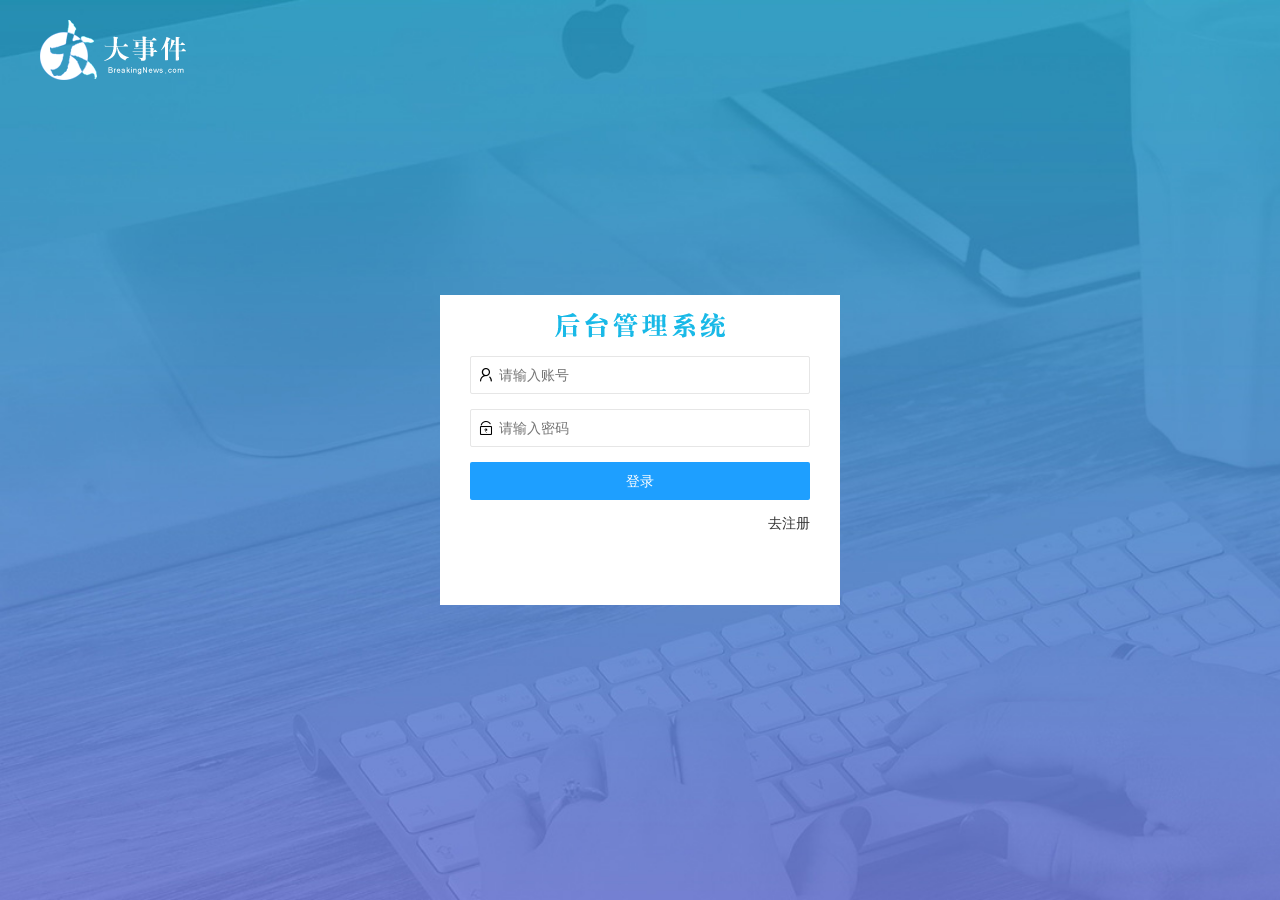
<file: index.html>
<!DOCTYPE html>
<html>

<head>
    <meta charset="utf-8">
    <meta name="viewport" content="width=device-width, initial-scale=1, maximum-scale=1">
    <title>layout 后台大布局 - Layui</title>
    <link rel="stylesheet" href="/assets/lib/layui/css/layui.css">
    <!-- 加载iconfont.css -->
    <link rel="stylesheet" href="/assets/fonts/iconfont.css">
    <!-- 加载自己的css -->
    <link rel="stylesheet" href="/assets/css/index.css">
    <!-- 加载jQuery -->
    <script src="/assets/lib/jquery.js"></script>
    <!-- 加载common.js -->
    <script src="/assets/js/common.js"></script>
    <!-- 加载自己的js文件 -->
    <script src="/assets/js/index.js"></script>
</head>

<body class="layui-layout-body">
    <div class="layui-layout layui-layout-admin">
        <div class="layui-header">
            <div class="layui-logo">
                <!-- // 换成logo图片 -->
                <img src="/assets/images/logo.png" />
            </div>
            <!-- 头部区域（可配合layui已有的水平导航） -->
            
            <ul class="layui-nav layui-layout-right">
                <li class="layui-nav-item">
                    <a href="javascript:;">
                        <span class="text-avatar">A</span>
                        <img src="http://t.cn/RCzsdCq" class="layui-nav-img">
                        个人中心
                    </a>
                    <dl class="layui-nav-child">
                        <dd><a href="/user/userinfo.html" target="fm">基本资料</a></dd>
                        <dd><a href="/user/avatar.html" target="fm">更换头像</a></dd>
                        <dd><a href="/user/repwd.html" target="fm">重置密码</a></dd>
                    </dl>
                </li>
                <li class="layui-nav-item"><a href="javascript:;" id="logout"><span class="iconfont icon-tuichu"></span>退出</a></li>
            </ul>
        </div>

        <div class="layui-side layui-bg-black">
            <div class="layui-side-scroll">
                <!-- 左侧导航区域（可配合layui已有的垂直导航） -->
                <div class="userinfo">
                    <span class="text-avatar">A</span>
                    <img src="http://t.cn/RCzsdCq" class="layui-nav-img">
                    <span class="welcome">欢迎&nbsp;&nbsp;</span>
                </div>
                <ul class="layui-nav layui-nav-tree" lay-filter="test" lay-shrink="all">
                    <li class="layui-nav-item layui-this"><a href="/home/dashboard.html" target="fm"><span class="iconfont icon-home"></span>首页</a></li>
                    <li class="layui-nav-item">
                        <a class="" href="javascript:;"><span class="iconfont icon-16"></span>文章管理</a>
                        <dl class="layui-nav-child">
                            <dd><a href="/article/category.html" target="fm"><i class="layui-icon layui-icon-app"></i> 文章类别</a></dd>
                            <dd><a href="/article/article.html" target="fm"><i class="layui-icon layui-icon-app"></i> 文章列表</a></dd>
                            <dd><a href="/article/publish.html" target="fm"><i class="layui-icon layui-icon-app"></i> 发布文章</a></dd>
                        </dl>
                    </li>
                    <li class="layui-nav-item">
                        <a href="javascript:;"><span class="iconfont icon-user"></span>个人中心</a>
                        <dl class="layui-nav-child">
                            <dd><a href="/user/userinfo.html" target="fm"><i class="layui-icon layui-icon-app"></i> 基本资料</a></dd>
                            <dd><a href="/user/avatar.html" target="fm"><i class="layui-icon layui-icon-app"></i> 更换头像</a></dd>
                            <dd><a href="/user/repwd.html" target="fm"><i class="layui-icon layui-icon-app"></i> 重置密码</a></dd>
                        </dl>
                    </li>
                    
                    
                </ul>
            </div>
        </div>

        <div class="layui-body">
            <!-- 内容主体区域 -->
            <!-- <div style="padding: 15px;">内容主体区域</div> -->
            <iframe src="/home/dashboard.html" name="fm"></iframe>
        </div>

        <div class="layui-footer">
            <!-- 底部固定区域 -->
            © layui.com - 底部固定区域
        </div>
    </div>
    <script src="/assets/lib/layui/layui.all.js"></script>
</body>

</html>
</file>
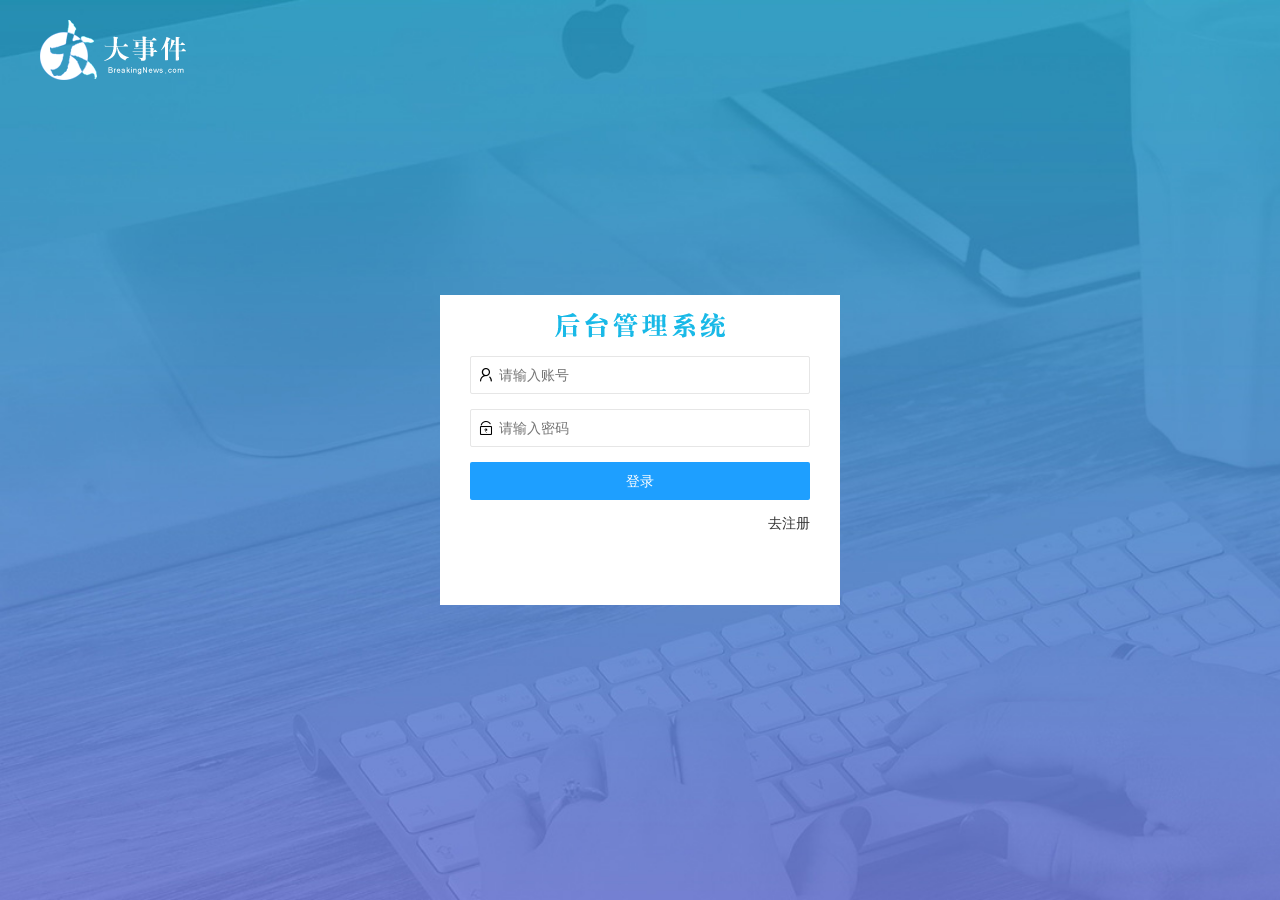
<file: login.html>
<!DOCTYPE html>
<html lang="en">

<head>
    <meta charset="UTF-8">
    <meta name="viewport" content="width=device-width, initial-scale=1.0">
    <title>Document</title>
    <!-- 加载第三方的 layui.css -->
    <link rel="stylesheet" href="/assets/lib/layui/css/layui.css">
    <!-- 加载自己的css -->
    <link rel="stylesheet" href="/assets/css/login.css">
    <!-- 加载jquery.js -->
    <script src="/assets/lib/jquery.js"></script>
    <!-- 加载layui.all.js -->
    <script src="/assets/lib/layui/layui.all.js"></script>
    <!-- 加载common.js -->
    <script src="/assets/js/common.js"></script>
    <!-- 加载自己的js -->
    <script src="/assets/js/login.js"></script>
</head>

<body>
    <!-- logo盒子 -->
    <div class="logo">
        <img src="/assets/images/logo.png" />
    </div>

    <!-- 登录的盒子 -->
    <div class="login">
        <!-- 盒子的标题 -->
        <div class="title">
            <img src="/assets/images/login_title.png" />
        </div>
        <!-- 表单区 -->
        <form class="layui-form">
            <!-- 第一行：账号 -->
            <div class="layui-form-item">
                <i class="layui-icon layui-icon-username"></i>
                <input type="text" name="username" required lay-verify="required" placeholder="请输入账号" autocomplete="off"
                    class="layui-input">
            </div>
            <!-- 第二行：密码 -->
            <div class="layui-form-item">
                <i class="layui-icon layui-icon-password"></i>
                <input type="password" name="password" required lay-verify="required" placeholder="请输入密码" autocomplete="off"
                    class="layui-input">
            </div>
            <!-- 第三行：按钮 -->
            <div class="layui-form-item">
                <button class="layui-btn layui-btn-fluid layui-bg-blue" lay-submit lay-filter="formDemo">登录</button>
            </div>
            <!-- 第四行：去注册 -->
            <div class="layui-form-item">
                <a href="javascript:">去注册</a>
            </div>
        </form>
    </div>

    <!-- 注册的盒子 -->
    <div class="register">
        <!-- 盒子的标题 -->
        <div class="title">
            <img src="/assets/images/login_title.png" />
        </div>
        <!-- 表单区 -->
        <form class="layui-form">
            <!-- 第一行：账号 -->
            <div class="layui-form-item">
                <i class="layui-icon layui-icon-username"></i>
                <input type="text" name="username" required lay-verify="required" placeholder="请输入账号" autocomplete="off"
                    class="layui-input">
            </div>
            <!-- 第二行：密码 -->
            <div class="layui-form-item">
                <i class="layui-icon layui-icon-password"></i>
                <input type="password" name="password" required lay-verify="required|pwd" placeholder="请输入密码" autocomplete="off"
                    class="layui-input reg-password">
            </div>
            <!-- 第三行：确认密码 -->
            <div class="layui-form-item">
                <i class="layui-icon layui-icon-password"></i>
                <input type="password" required lay-verify="required|pwd|repwd" placeholder="请确认密码" autocomplete="off"
                    class="layui-input">
            </div>
            <!-- 第四行：按钮 -->
            <div class="layui-form-item">
                <button class="layui-btn layui-btn-fluid layui-bg-blue" lay-submit lay-filter="formDemo">注册</button>
            </div>
            <!-- 第五行：去登录 -->
            <div class="layui-form-item">
                <a href="javascript:">去登录</a>
            </div>
        </form>
    </div>
</body>

</html>
</file>
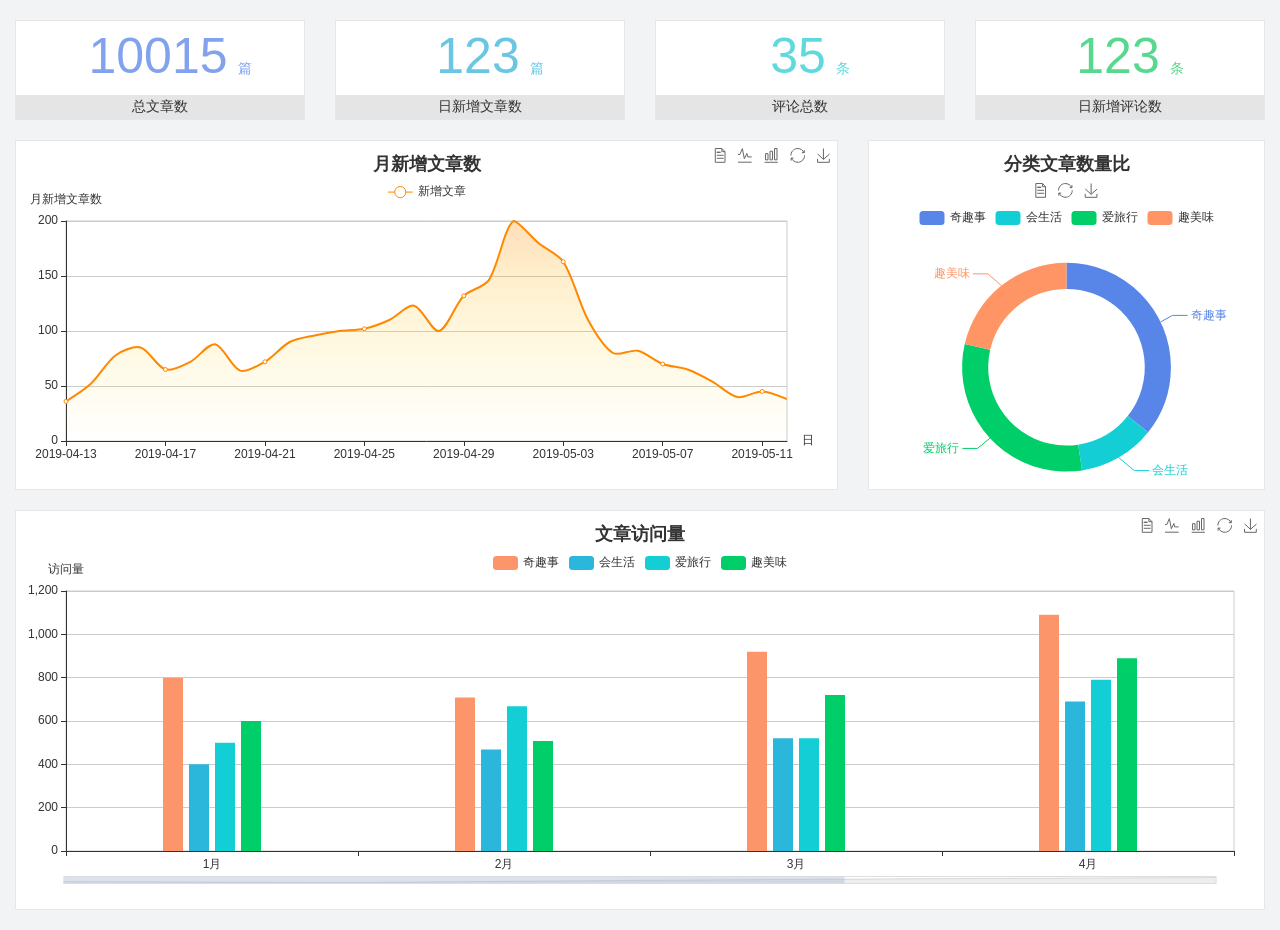
<file: home/dashboard.html>
<!DOCTYPE html>
<html lang="en">

<head>
  <meta charset="UTF-8">
  <meta name="viewport" content="width=device-width, initial-scale=1.0">
  <meta http-equiv="X-UA-Compatible" content="ie=edge">
  <title>图表统计</title>
  <link rel="stylesheet" href="../../assets/lib/bootstrap.css" />
  <link rel="stylesheet" href="../../assets/lib/main.css" />
  <script src="../../assets/lib/jquery.js"></script>
  <script type="text/javascript" src="../../assets/lib/echarts.min.js"></script>
</head>

<body>
  <div class="container-fluid">
    <div class="row spannel_list">
      <div class="col-sm-3 col-xs-6">
        <div class="spannel">
          <em>10015</em><span>篇</span>
          <b>总文章数</b>
        </div>
      </div>
      <div class="col-sm-3 col-xs-6">
        <div class="spannel scolor01">
          <em>123</em><span>篇</span>
          <b>日新增文章数</b>
        </div>
      </div>
      <div class="col-sm-3 col-xs-6">
        <div class="spannel scolor02">
          <em>35</em><span>条</span>
          <b>评论总数</b>
        </div>
      </div>
      <div class="col-sm-3 col-xs-6">
        <div class="spannel scolor03">
          <em>123</em><span>条</span>
          <b>日新增评论数</b>
        </div>
      </div>
    </div>
  </div>

  <div class="container-fluid">
    <div class="row curve-pie">
      <div class="col-lg-8 col-md-8">
        <div class="gragh_pannel" id="curve_show"></div>
      </div>
      <div class="col-lg-4 col-md-4">
        <div class="gragh_pannel" id="pie_show"></div>
      </div>
    </div>
  </div>

  <div class="container-fluid">
    <div class="column_pannel" id="column_show"></div>
  </div>

  <script>
    var oChart = echarts.init(document.getElementById('curve_show'));
    var aList_all = [
      { 'count': 36, 'date': '2019-04-13' },
      { 'count': 52, 'date': '2019-04-14' },
      { 'count': 78, 'date': '2019-04-15' },
      { 'count': 85, 'date': '2019-04-16' },
      { 'count': 65, 'date': '2019-04-17' },
      { 'count': 72, 'date': '2019-04-18' },
      { 'count': 88, 'date': '2019-04-19' },
      { 'count': 64, 'date': '2019-04-20' },
      { 'count': 72, 'date': '2019-04-21' },
      { 'count': 90, 'date': '2019-04-22' },
      { 'count': 96, 'date': '2019-04-23' },
      { 'count': 100, 'date': '2019-04-24' },
      { 'count': 102, 'date': '2019-04-25' },
      { 'count': 110, 'date': '2019-04-26' },
      { 'count': 123, 'date': '2019-04-27' },
      { 'count': 100, 'date': '2019-04-28' },
      { 'count': 132, 'date': '2019-04-29' },
      { 'count': 146, 'date': '2019-04-30' },
      { 'count': 200, 'date': '2019-05-01' },
      { 'count': 180, 'date': '2019-05-02' },
      { 'count': 163, 'date': '2019-05-03' },
      { 'count': 110, 'date': '2019-05-04' },
      { 'count': 80, 'date': '2019-05-05' },
      { 'count': 82, 'date': '2019-05-06' },
      { 'count': 70, 'date': '2019-05-07' },
      { 'count': 65, 'date': '2019-05-08' },
      { 'count': 54, 'date': '2019-05-09' },
      { 'count': 40, 'date': '2019-05-10' },
      { 'count': 45, 'date': '2019-05-11' },
      { 'count': 38, 'date': '2019-05-12' },
    ];

    let aCount = [];
    let aDate = [];

    for (var i = 0; i < aList_all.length; i++) {
      aCount.push(aList_all[i].count);
      aDate.push(aList_all[i].date);
    }

    var chartopt = {
      title: {
        text: '月新增文章数',
        left: 'center',
        top: '10'
      },
      tooltip: {
        trigger: 'axis'
      },
      legend: {
        data: ['新增文章'],
        top: '40'
      },
      toolbox: {
        show: true,
        feature: {
          mark: { show: true },
          dataView: { show: true, readOnly: false },
          magicType: { show: true, type: ['line', 'bar'] },
          restore: { show: true },
          saveAsImage: { show: true }
        }
      },
      calculable: true,
      xAxis: [
        {
          name: '日',
          type: 'category',
          boundaryGap: false,
          data: aDate
        }
      ],
      yAxis: [
        {
          name: '月新增文章数',
          type: 'value'
        }
      ],
      series: [
        {
          name: '新增文章',
          type: 'line',
          smooth: true,
          itemStyle: { normal: { areaStyle: { type: 'default' }, color: '#f80' }, lineStyle: { color: '#f80' } },
          data: aCount
        }],
      areaStyle: {
        normal: {
          color: new echarts.graphic.LinearGradient(0, 0, 0, 1, [{
            offset: 0,
            color: 'rgba(255,136,0,0.39)'
          }, {
            offset: .34,
            color: 'rgba(255,180,0,0.25)'
          }, {
            offset: 1,
            color: 'rgba(255,222,0,0.00)'
          }])

        }
      },
      grid: {
        show: true,
        x: 50,
        x2: 50,
        y: 80,
        height: 220
      }
    };

    oChart.setOption(chartopt);


    var oPie = echarts.init(document.getElementById('pie_show'));
    var oPieopt =
    {
      title: {
        top: 10,
        text: '分类文章数量比',
        x: 'center'
      },
      tooltip: {
        trigger: 'item',
        formatter: "{a} <br/>{b} : {c} ({d}%)"
      },
      color: ['#5885e8', '#13cfd5', '#00ce68', '#ff9565'],
      legend: {
        x: 'center',
        top: 65,
        data: ['奇趣事', '会生活', '爱旅行', '趣美味']
      },
      toolbox: {
        show: true,
        x: 'center',
        top: 35,
        feature: {
          mark: { show: true },
          dataView: { show: true, readOnly: false },
          magicType: {
            show: true,
            type: ['pie', 'funnel'],
            option: {
              funnel: {
                x: '25%',
                width: '50%',
                funnelAlign: 'left',
                max: 1548
              }
            }
          },
          restore: { show: true },
          saveAsImage: { show: true }
        }
      },
      calculable: true,
      series: [
        {
          name: '访问来源',
          type: 'pie',
          radius: ['45%', '60%'],
          center: ['50%', '65%'],
          data: [
            { value: 300, name: '奇趣事' },
            { value: 100, name: '会生活' },
            { value: 260, name: '爱旅行' },
            { value: 180, name: '趣美味' }
          ]
        }
      ]
    };
    oPie.setOption(oPieopt);



    var oColumn = this.echarts.init(document.getElementById('column_show'));
    var oColumnopt =
    {
      title: {
        text: '文章访问量',
        left: 'center',
        top: '10'
      },
      tooltip: {
        trigger: 'axis'
      },
      legend: {
        data: ['奇趣事', '会生活', '爱旅行', '趣美味'],
        top: '40'
      },
      toolbox: {
        show: true,
        feature: {
          mark: { show: true },
          dataView: { show: true, readOnly: false },
          magicType: { show: true, type: ['line', 'bar'] },
          restore: { show: true },
          saveAsImage: { show: true }
        }
      },
      calculable: true,
      xAxis: [
        {
          type: 'category',
          data: ['1月', '2月', '3月', '4月', '5月']
        }
      ],
      yAxis: [
        {
          name: '访问量',
          type: 'value'
        }
      ],
      series: [
        {
          name: '奇趣事',
          type: 'bar',
          barWidth: 20,
          itemStyle: {
            normal: { areaStyle: { type: 'default' }, color: '#fd956a' }
          },
          data: [800, 708, 920, 1090, 1200]
        },
        {
          name: '会生活',
          type: 'bar',
          barWidth: 20,
          itemStyle: {
            normal: { areaStyle: { type: 'default' }, color: '#2bb6db' }
          },
          data: [400, 468, 520, 690, 800]
        },
        {
          name: '爱旅行',
          type: 'bar',
          barWidth: 20,
          itemStyle: {
            normal: { areaStyle: { type: 'default' }, color: '#13cfd5' }
          },
          data: [500, 668, 520, 790, 900]
        },
        {
          name: '趣美味',
          type: 'bar',
          barWidth: 20,
          itemStyle: {
            normal: { areaStyle: { type: 'default' }, color: '#00ce68' }
          },
          data: [600, 508, 720, 890, 1000]
        }
      ],
      grid: {
        show: true,
        x: 50,
        x2: 30,
        y: 80,
        height: 260
      },
      dataZoom: [//给x轴设置滚动条
        {
          start: 0,//默认为0
          end: 100 - 1000 / 31,//默认为100
          type: 'slider',
          show: true,
          xAxisIndex: [0],
          handleSize: 0,//滑动条的 左右2个滑动条的大小
          height: 8,//组件高度
          left: 45, //左边的距离
          right: 50,//右边的距离
          bottom: 26,//右边的距离
          handleColor: '#ddd',//h滑动图标的颜色
          handleStyle: {
            borderColor: "#cacaca",
            borderWidth: "1",
            shadowBlur: 2,
            background: "#ddd",
            shadowColor: "#ddd",
          }
        }]
    };
    oColumn.setOption(oColumnopt);
  </script>
</body>

</html>
</file>
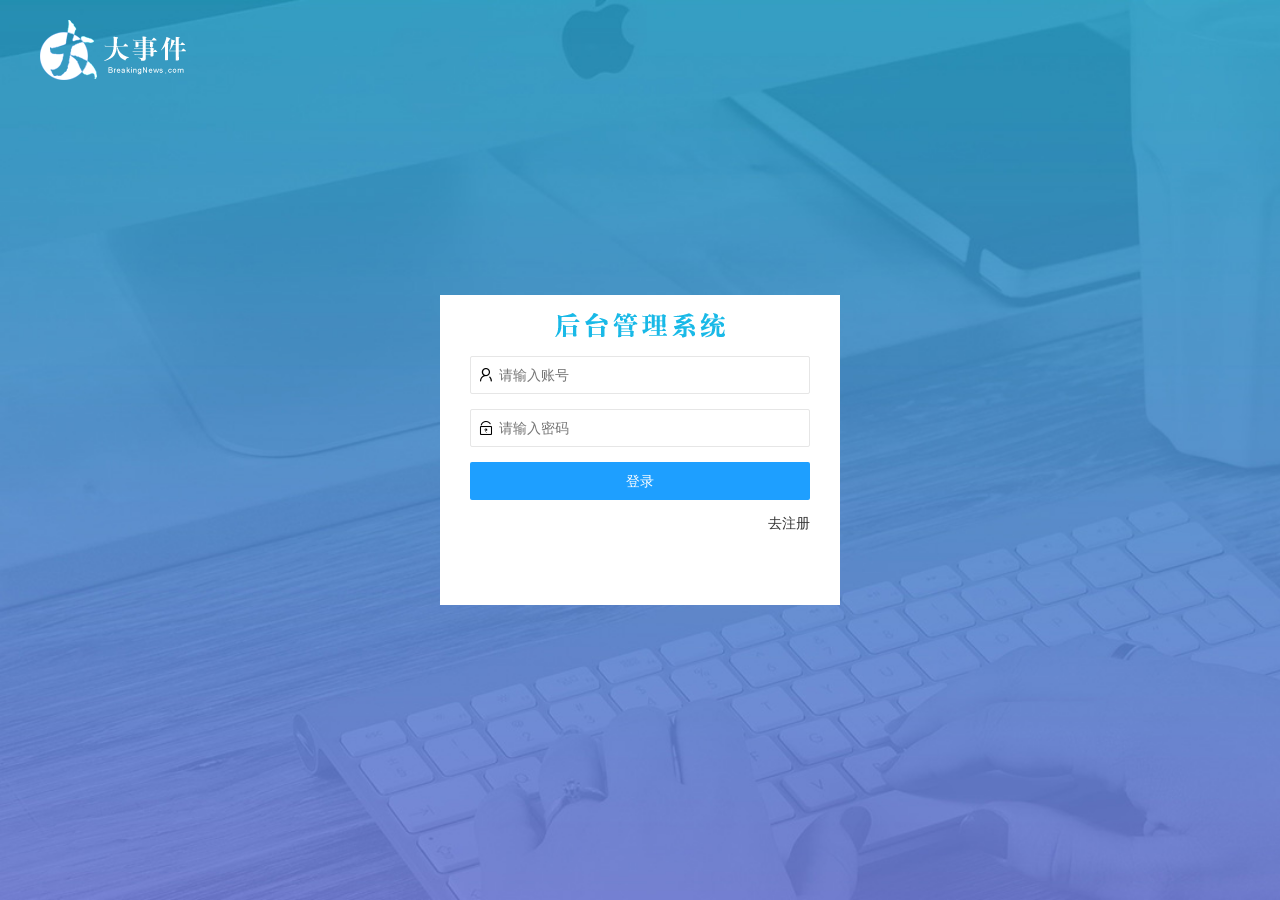
<file: user/avatar.html>
<!DOCTYPE html>
<html lang="en">

<head>
    <meta charset="UTF-8">
    <meta name="viewport" content="width=device-width, initial-scale=1.0">
    <title>Document</title>
    <!-- 加载layui.css -->
    <link rel="stylesheet" href="/assets/lib/layui/css/layui.css">
    <!-- 加载cropper.css -->
    <link rel="stylesheet" href="/assets/lib/cropper/cropper.css">
    <!-- 加载自己的css -->
    <link rel="stylesheet" href="/assets/css/user/avatar.css">
    <!-- 加载jQuery -->
    <script src="/assets/lib/jquery.js"></script>
    <!-- 按顺序 加载Cropper.js -->
    <script src="/assets/lib/cropper/Cropper.js"></script>
    <!-- 按顺序 jquery-cropper.js -->
    <script src="/assets/lib/cropper/jquery-cropper.js"></script>
    <!-- 加载layui.all.js -->
    <script src="/assets/lib/layui/layui.all.js"></script>
    <!-- 加载common -->
    <script src="/assets/js/common.js"></script>
    <!-- 加载repwd -->
    <script src="/assets/js/user/avatar.js"></script>
</head>

<body>
    <div class="layui-card">
        <div class="layui-card-header">更换头像</div>
        <div class="layui-card-body">
            <!-- 去笔记复制代码 -->
            <!-- 第一行  的图片裁剪和预览区域 -->
            <div class="row1">
                <!-- 图片裁剪区域 -->
                <div class="cropper-box">
                    <!-- 这个 img 标签很重要，将来会把它初始化为裁剪区域 -->
                    <img id="image" src="/assets/images/sample.jpg" />
                </div>
                <!-- 图片的预览区域 -->
                <div class="preview-box">
                    <div>
                        <!-- 宽高为 100px 的预览区域 -->
                        <div class="img-preview w100"></div>
                        <p class="size">100 x 100</p>
                    </div>
                    <div>
                        <!-- 宽高为 50px 的预览区域 -->
                        <div class="img-preview w50"></div>
                        <p class="size">50 x 50</p>
                    </div>
                </div>
            </div>

            <!-- 第二行  的按钮区域 -->
            <div class="row2">
                <!-- 加一个隐藏的文件域 -->
                <input type="file" id="file"  accept="image/*">
                <button type="button" class="layui-btn" id="chooseImage">上传</button>
                <button type="button" class="layui-btn layui-btn-danger" id="sure">确定</button>
            </div>
        </div>
    </div>
</body>

</html>
</file>
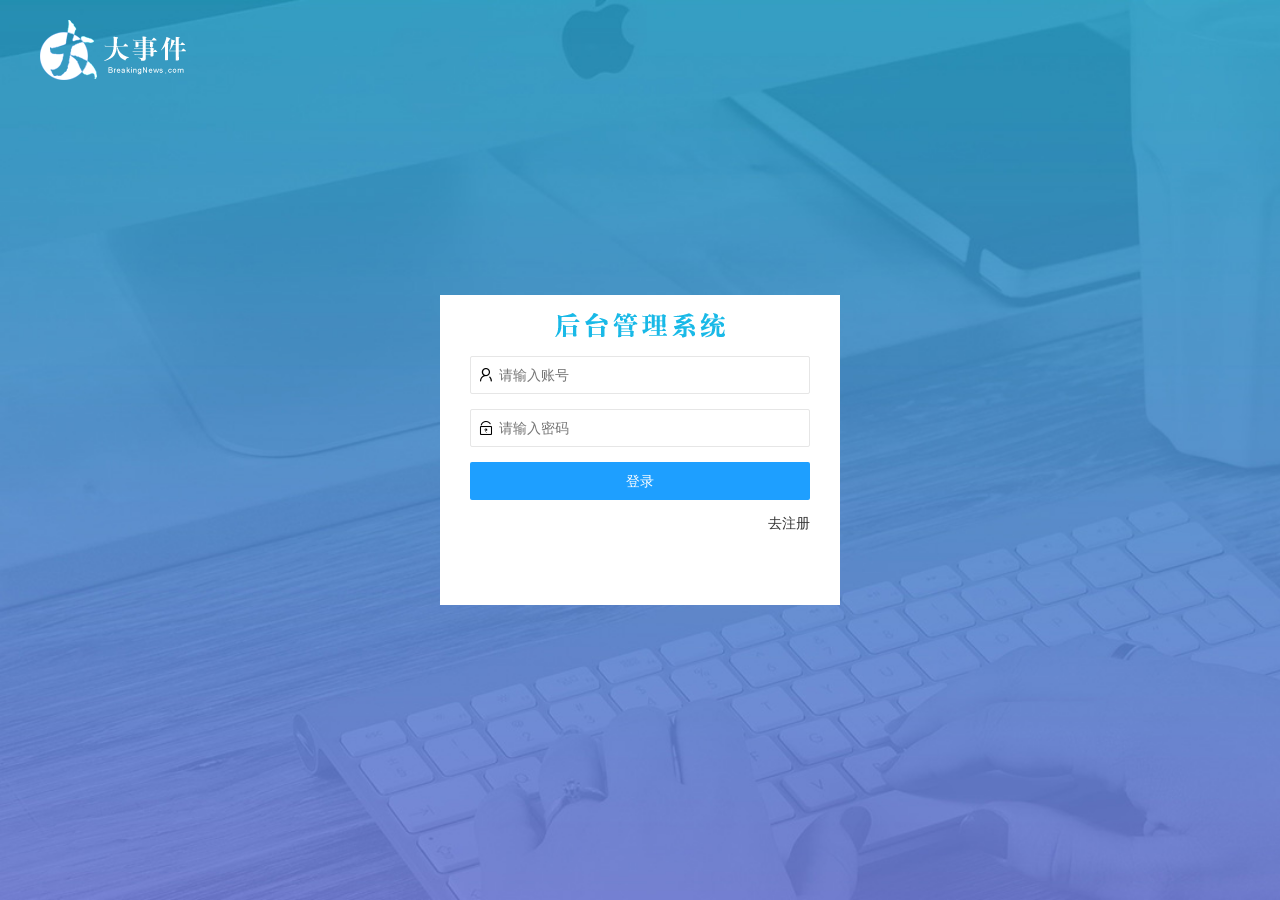
<file: user/repwd.html>
<!DOCTYPE html>
<html lang="en">
<head>
    <meta charset="UTF-8">
    <meta name="viewport" content="width=device-width, initial-scale=1.0">
    <title>Document</title>
    <!-- 加载layui.css -->
    <link rel="stylesheet" href="/assets/lib/layui/css/layui.css">
    <!-- 加载自己的css -->
    <link rel="stylesheet" href="/assets/css/user/repwd.css">
    <!-- 加载jQuery -->
    <script src="/assets/lib/jquery.js"></script>
    <!-- 加载layui.all.js -->
    <script src="/assets/lib/layui/layui.all.js"></script>
    <!-- 加载common -->
    <script src="/assets/js/common.js"></script>
    <!-- 加载repwd -->
    <script src="/assets/js/user/repwd.js"></script>
</head>
<body>
    <div class="layui-card">
        <!-- 卡片面板的标题区 -->
        <div class="layui-card-header">重置密码</div>

        <!-- 卡片面板的内容区 -->
        <div class="layui-card-body">
            <!-- 表单区 -->
            <form class="layui-form" action="" lay-filter="user">
                <!-- 隐藏域 -->
                <input type="hidden" name="id">
                <!-- 第一行：原密码 -->
                <div class="layui-form-item">
                    <label class="layui-form-label">原密码</label>
                    <div class="layui-input-block">
                        <input type="password" name="oldPwd" required lay-verify="required|len" placeholder="请输入原密码"
                            autocomplete="off" class="layui-input oldPwd">
                    </div>
                </div>

                <!-- 第二行：新密码 -->
                <div class="layui-form-item">
                    <label class="layui-form-label">新密码</label>
                    <div class="layui-input-block">
                        <input type="password" name="newPwd" required lay-verify="required|len|diff" placeholder="请输入新密码"
                            autocomplete="off" class="layui-input newPwd">
                    </div>
                </div>

                <!-- 第三行：重复密码 -->
                <div class="layui-form-item">
                    <label class="layui-form-label">确认新密码</label>
                    <div class="layui-input-block">
                        <input type="password" required lay-verify="required|len|same" placeholder="请再次输入新密码"
                            autocomplete="off" class="layui-input">
                    </div>
                </div>

                <!-- 第四行：按钮 -->
                <div class="layui-form-item">
                    <div class="layui-input-block">
                        <button class="layui-btn" lay-submit lay-filter="formDemo">修改密码</button>
                        <button type="reset" class="layui-btn layui-btn-primary">重置</button>
                    </div>
                </div>
            </form>
        </div>
    </div>
</body>
</html>
</file>
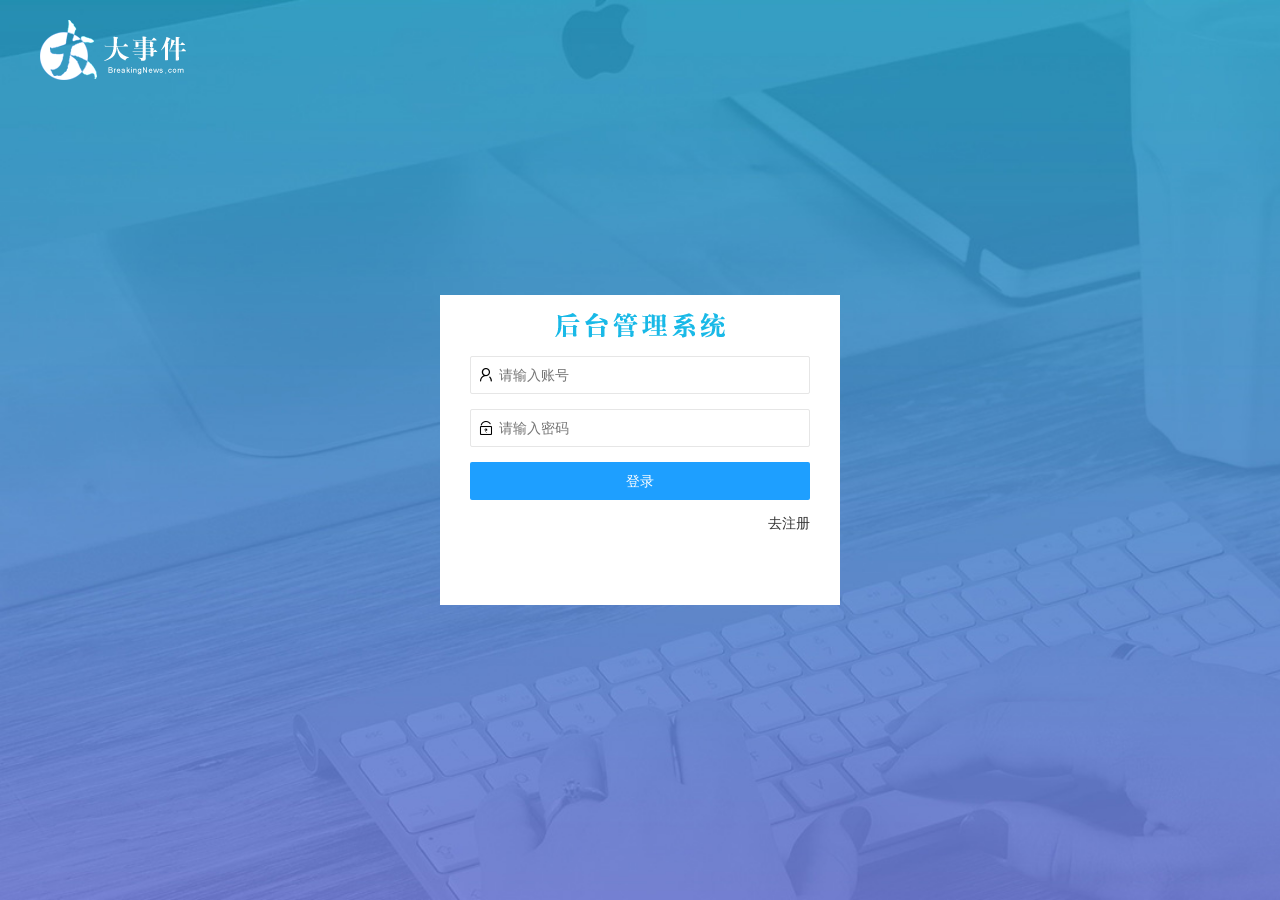
<file: user/userinfo.html>
<!DOCTYPE html>
<html lang="en">

<head>
    <meta charset="UTF-8">
    <meta name="viewport" content="width=device-width, initial-scale=1.0">
    <title>Document</title>
    <!-- 加载layui.css -->
    <link rel="stylesheet" href="/assets/lib/layui/css/layui.css">
    <!-- 加载自己的css -->
    <link rel="stylesheet" href="/assets/css/user/userinfo.css">
    <!-- 加载jQuery -->
    <script src="/assets/lib/jquery.js"></script>
    <!-- 加载layui.all.js -->
    <script src="/assets/lib/layui/layui.all.js"></script>
    <!-- 加载common.js -->
    <script src="/assets/js/common.js"></script>
    <!-- 加载自己的js -->
    <script src="/assets/js/user/userinfo.js"></script>
</head>

<body>
   
    <div class="layui-card">
        <!-- 卡片面板的标题区 -->
        <div class="layui-card-header">修改用户信息</div>

        <!-- 卡片面板的内容区 -->
        <div class="layui-card-body">
            <!-- 表单区 -->
            <form class="layui-form" action="" lay-filter="user">
                <!-- 隐藏域 -->
                <input type="hidden" name="id">
                <!-- 第一行：登录名称 -->
                <div class="layui-form-item">
                    <label class="layui-form-label">登录名称</label>
                    <div class="layui-input-block">
                        <input readonly type="text" name="username" required lay-verify="required"
                            autocomplete="off" class="layui-input">
                    </div>
                </div>

                <!-- 第二行：用户昵称 -->
                <div class="layui-form-item">
                    <label class="layui-form-label">用户昵称</label>
                    <div class="layui-input-block">
                        <input type="text" name="nickname" required lay-verify="required" placeholder="请输入昵称"
                            autocomplete="off" class="layui-input">
                    </div>
                </div>

                <!-- 第三行：用户邮箱 -->
                <div class="layui-form-item">
                    <label class="layui-form-label">用户邮箱</label>
                    <div class="layui-input-block">
                        <input type="text" name="email" required lay-verify="required|email" placeholder="请输入邮箱"
                            autocomplete="off" class="layui-input">
                    </div>
                </div>

                <!-- 第四行：按钮 -->
                <div class="layui-form-item">
                    <div class="layui-input-block">
                        <button class="layui-btn" lay-submit lay-filter="formDemo">提交修改</button>
                        <button type="reset" class="layui-btn layui-btn-primary">重置</button>
                    </div>
                </div>
            </form>
        </div>
    </div>
</body>

</html>
</file>
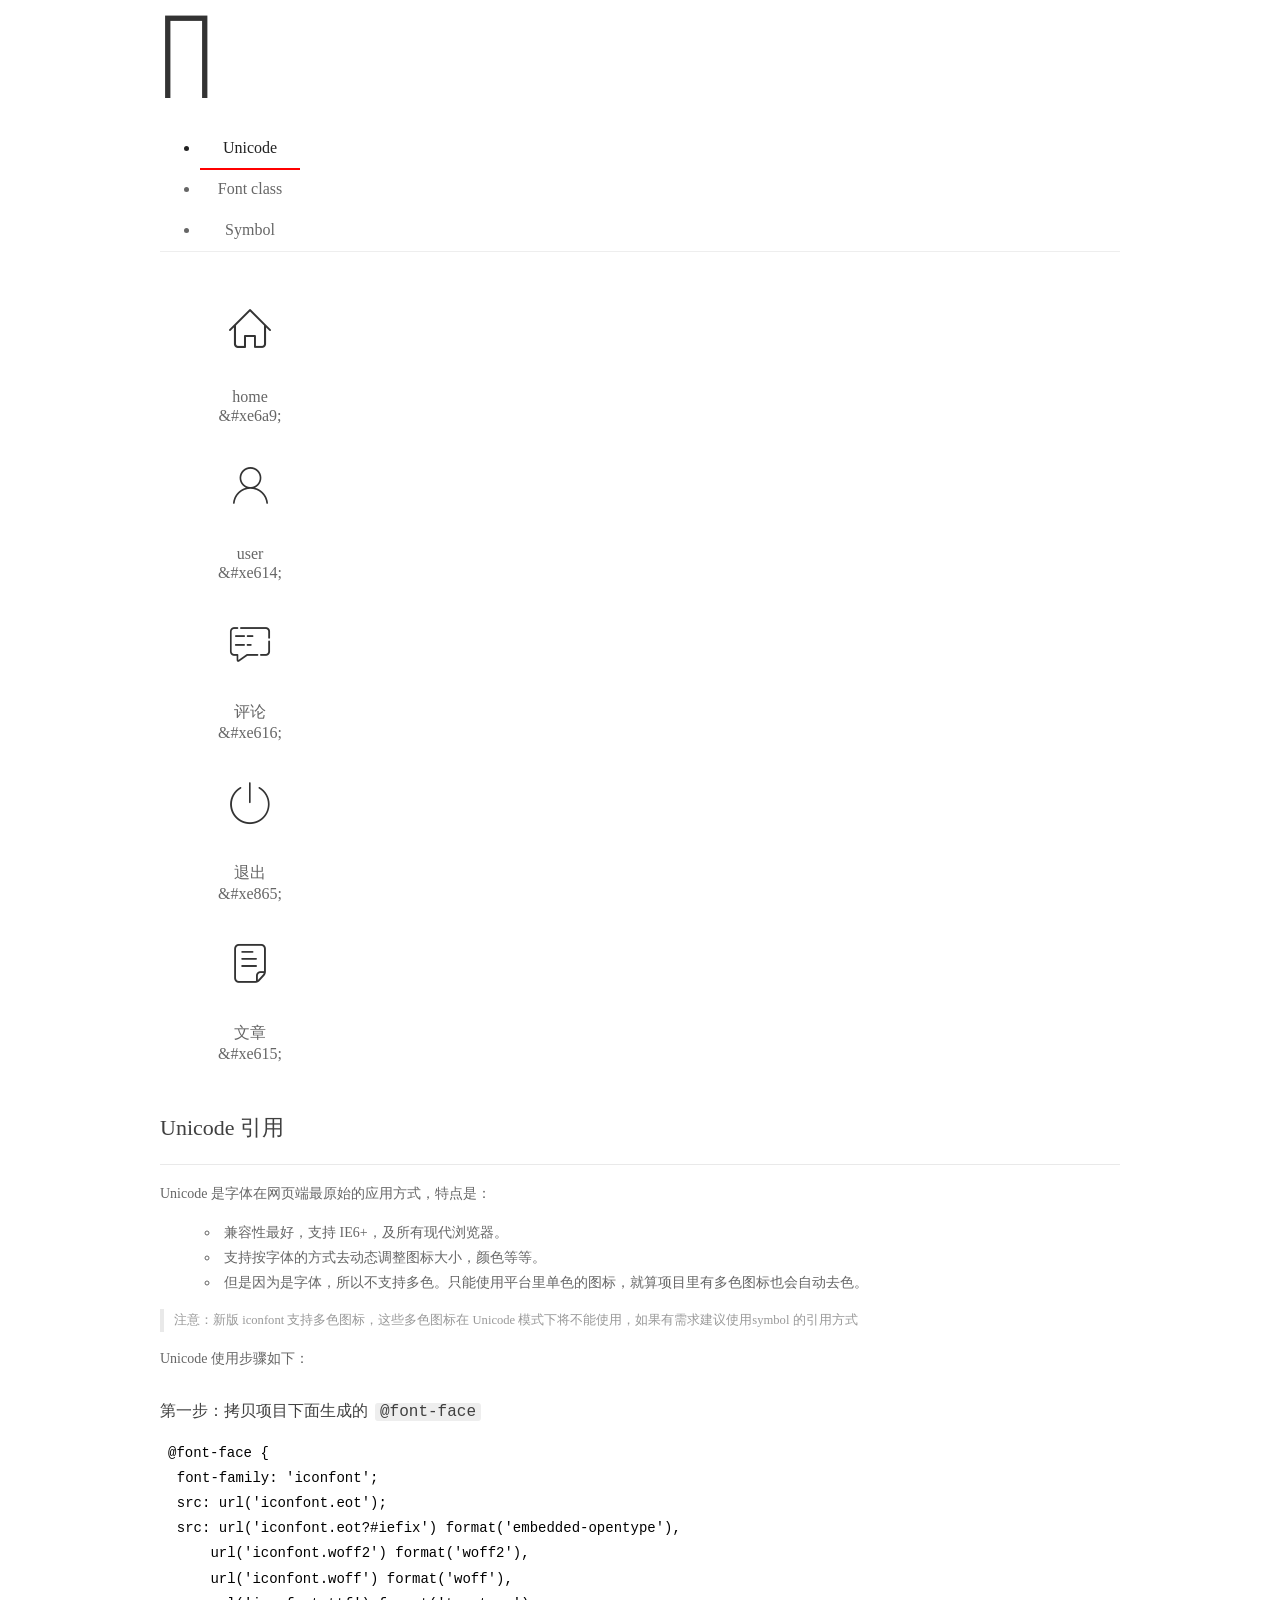
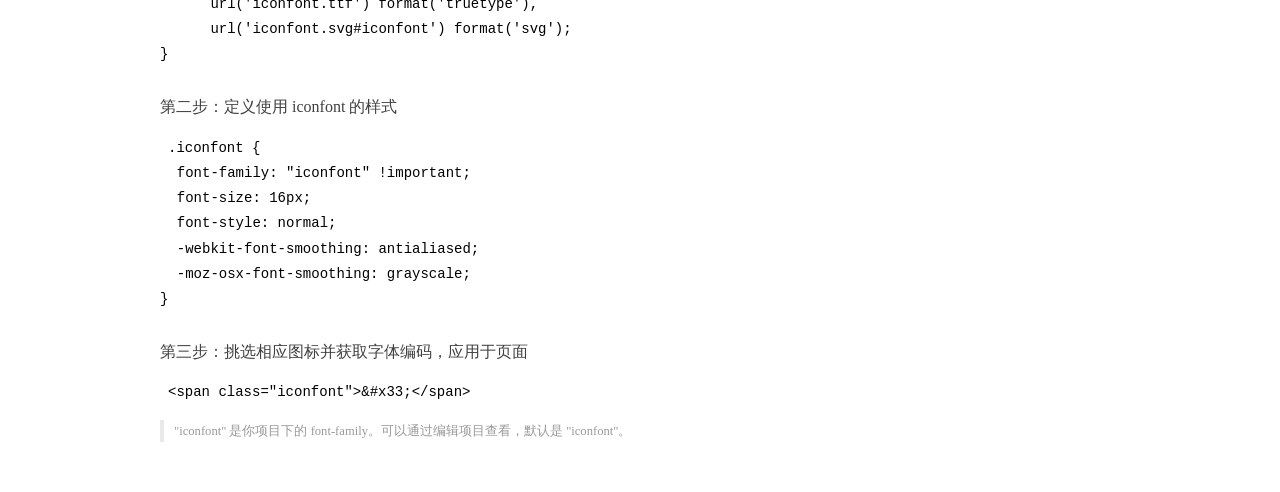
<file: assets/fonts/demo_index.html>
<!DOCTYPE html>
<html>
<head>
  <meta charset="utf-8"/>
  <title>IconFont Demo</title>
  <link rel="shortcut icon" href="https://gtms04.alicdn.com/tps/i4/TB1_oz6GVXXXXaFXpXXJDFnIXXX-64-64.ico" type="image/x-icon"/>
  <link rel="stylesheet" href="https://g.alicdn.com/thx/cube/1.3.2/cube.min.css">
  <link rel="stylesheet" href="demo.css">
  <link rel="stylesheet" href="iconfont.css">
  <script src="iconfont.js"></script>
  <!-- jQuery -->
  <script src="https://a1.alicdn.com/oss/uploads/2018/12/26/7bfddb60-08e8-11e9-9b04-53e73bb6408b.js"></script>
  <!-- 代码高亮 -->
  <script src="https://a1.alicdn.com/oss/uploads/2018/12/26/a3f714d0-08e6-11e9-8a15-ebf944d7534c.js"></script>
</head>
<body>
  <div class="main">
    <h1 class="logo"><a href="https://www.iconfont.cn/" title="iconfont 首页" target="_blank">&#xe86b;</a></h1>
    <div class="nav-tabs">
      <ul id="tabs" class="dib-box">
        <li class="dib active"><span>Unicode</span></li>
        <li class="dib"><span>Font class</span></li>
        <li class="dib"><span>Symbol</span></li>
      </ul>
      
    </div>
    <div class="tab-container">
      <div class="content unicode" style="display: block;">
          <ul class="icon_lists dib-box">
          
            <li class="dib">
              <span class="icon iconfont">&#xe6a9;</span>
                <div class="name">home</div>
                <div class="code-name">&amp;#xe6a9;</div>
              </li>
          
            <li class="dib">
              <span class="icon iconfont">&#xe614;</span>
                <div class="name">user</div>
                <div class="code-name">&amp;#xe614;</div>
              </li>
          
            <li class="dib">
              <span class="icon iconfont">&#xe616;</span>
                <div class="name">评论</div>
                <div class="code-name">&amp;#xe616;</div>
              </li>
          
            <li class="dib">
              <span class="icon iconfont">&#xe865;</span>
                <div class="name">退出</div>
                <div class="code-name">&amp;#xe865;</div>
              </li>
          
            <li class="dib">
              <span class="icon iconfont">&#xe615;</span>
                <div class="name">文章</div>
                <div class="code-name">&amp;#xe615;</div>
              </li>
          
          </ul>
          <div class="article markdown">
          <h2 id="unicode-">Unicode 引用</h2>
          <hr>

          <p>Unicode 是字体在网页端最原始的应用方式，特点是：</p>
          <ul>
            <li>兼容性最好，支持 IE6+，及所有现代浏览器。</li>
            <li>支持按字体的方式去动态调整图标大小，颜色等等。</li>
            <li>但是因为是字体，所以不支持多色。只能使用平台里单色的图标，就算项目里有多色图标也会自动去色。</li>
          </ul>
          <blockquote>
            <p>注意：新版 iconfont 支持多色图标，这些多色图标在 Unicode 模式下将不能使用，如果有需求建议使用symbol 的引用方式</p>
          </blockquote>
          <p>Unicode 使用步骤如下：</p>
          <h3 id="-font-face">第一步：拷贝项目下面生成的 <code>@font-face</code></h3>
<pre><code class="language-css"
>@font-face {
  font-family: 'iconfont';
  src: url('iconfont.eot');
  src: url('iconfont.eot?#iefix') format('embedded-opentype'),
      url('iconfont.woff2') format('woff2'),
      url('iconfont.woff') format('woff'),
      url('iconfont.ttf') format('truetype'),
      url('iconfont.svg#iconfont') format('svg');
}
</code></pre>
          <h3 id="-iconfont-">第二步：定义使用 iconfont 的样式</h3>
<pre><code class="language-css"
>.iconfont {
  font-family: "iconfont" !important;
  font-size: 16px;
  font-style: normal;
  -webkit-font-smoothing: antialiased;
  -moz-osx-font-smoothing: grayscale;
}
</code></pre>
          <h3 id="-">第三步：挑选相应图标并获取字体编码，应用于页面</h3>
<pre>
<code class="language-html"
>&lt;span class="iconfont"&gt;&amp;#x33;&lt;/span&gt;
</code></pre>
          <blockquote>
            <p>"iconfont" 是你项目下的 font-family。可以通过编辑项目查看，默认是 "iconfont"。</p>
          </blockquote>
          </div>
      </div>
      <div class="content font-class">
        <ul class="icon_lists dib-box">
          
          <li class="dib">
            <span class="icon iconfont icon-home"></span>
            <div class="name">
              home
            </div>
            <div class="code-name">.icon-home
            </div>
          </li>
          
          <li class="dib">
            <span class="icon iconfont icon-user"></span>
            <div class="name">
              user
            </div>
            <div class="code-name">.icon-user
            </div>
          </li>
          
          <li class="dib">
            <span class="icon iconfont icon-pinglun"></span>
            <div class="name">
              评论
            </div>
            <div class="code-name">.icon-pinglun
            </div>
          </li>
          
          <li class="dib">
            <span class="icon iconfont icon-tuichu"></span>
            <div class="name">
              退出
            </div>
            <div class="code-name">.icon-tuichu
            </div>
          </li>
          
          <li class="dib">
            <span class="icon iconfont icon-16"></span>
            <div class="name">
              文章
            </div>
            <div class="code-name">.icon-16
            </div>
          </li>
          
        </ul>
        <div class="article markdown">
        <h2 id="font-class-">font-class 引用</h2>
        <hr>

        <p>font-class 是 Unicode 使用方式的一种变种，主要是解决 Unicode 书写不直观，语意不明确的问题。</p>
        <p>与 Unicode 使用方式相比，具有如下特点：</p>
        <ul>
          <li>兼容性良好，支持 IE8+，及所有现代浏览器。</li>
          <li>相比于 Unicode 语意明确，书写更直观。可以很容易分辨这个 icon 是什么。</li>
          <li>因为使用 class 来定义图标，所以当要替换图标时，只需要修改 class 里面的 Unicode 引用。</li>
          <li>不过因为本质上还是使用的字体，所以多色图标还是不支持的。</li>
        </ul>
        <p>使用步骤如下：</p>
        <h3 id="-fontclass-">第一步：引入项目下面生成的 fontclass 代码：</h3>
<pre><code class="language-html">&lt;link rel="stylesheet" href="./iconfont.css"&gt;
</code></pre>
        <h3 id="-">第二步：挑选相应图标并获取类名，应用于页面：</h3>
<pre><code class="language-html">&lt;span class="iconfont icon-xxx"&gt;&lt;/span&gt;
</code></pre>
        <blockquote>
          <p>"
            iconfont" 是你项目下的 font-family。可以通过编辑项目查看，默认是 "iconfont"。</p>
        </blockquote>
      </div>
      </div>
      <div class="content symbol">
          <ul class="icon_lists dib-box">
          
            <li class="dib">
                <svg class="icon svg-icon" aria-hidden="true">
                  <use xlink:href="#icon-home"></use>
                </svg>
                <div class="name">home</div>
                <div class="code-name">#icon-home</div>
            </li>
          
            <li class="dib">
                <svg class="icon svg-icon" aria-hidden="true">
                  <use xlink:href="#icon-user"></use>
                </svg>
                <div class="name">user</div>
                <div class="code-name">#icon-user</div>
            </li>
          
            <li class="dib">
                <svg class="icon svg-icon" aria-hidden="true">
                  <use xlink:href="#icon-pinglun"></use>
                </svg>
                <div class="name">评论</div>
                <div class="code-name">#icon-pinglun</div>
            </li>
          
            <li class="dib">
                <svg class="icon svg-icon" aria-hidden="true">
                  <use xlink:href="#icon-tuichu"></use>
                </svg>
                <div class="name">退出</div>
                <div class="code-name">#icon-tuichu</div>
            </li>
          
            <li class="dib">
                <svg class="icon svg-icon" aria-hidden="true">
                  <use xlink:href="#icon-16"></use>
                </svg>
                <div class="name">文章</div>
                <div class="code-name">#icon-16</div>
            </li>
          
          </ul>
          <div class="article markdown">
          <h2 id="symbol-">Symbol 引用</h2>
          <hr>

          <p>这是一种全新的使用方式，应该说这才是未来的主流，也是平台目前推荐的用法。相关介绍可以参考这篇<a href="">文章</a>
            这种用法其实是做了一个 SVG 的集合，与另外两种相比具有如下特点：</p>
          <ul>
            <li>支持多色图标了，不再受单色限制。</li>
            <li>通过一些技巧，支持像字体那样，通过 <code>font-size</code>, <code>color</code> 来调整样式。</li>
            <li>兼容性较差，支持 IE9+，及现代浏览器。</li>
            <li>浏览器渲染 SVG 的性能一般，还不如 png。</li>
          </ul>
          <p>使用步骤如下：</p>
          <h3 id="-symbol-">第一步：引入项目下面生成的 symbol 代码：</h3>
<pre><code class="language-html">&lt;script src="./iconfont.js"&gt;&lt;/script&gt;
</code></pre>
          <h3 id="-css-">第二步：加入通用 CSS 代码（引入一次就行）：</h3>
<pre><code class="language-html">&lt;style&gt;
.icon {
  width: 1em;
  height: 1em;
  vertical-align: -0.15em;
  fill: currentColor;
  overflow: hidden;
}
&lt;/style&gt;
</code></pre>
          <h3 id="-">第三步：挑选相应图标并获取类名，应用于页面：</h3>
<pre><code class="language-html">&lt;svg class="icon" aria-hidden="true"&gt;
  &lt;use xlink:href="#icon-xxx"&gt;&lt;/use&gt;
&lt;/svg&gt;
</code></pre>
          </div>
      </div>

    </div>
  </div>
  <script>
  $(document).ready(function () {
      $('.tab-container .content:first').show()

      $('#tabs li').click(function (e) {
        var tabContent = $('.tab-container .content')
        var index = $(this).index()

        if ($(this).hasClass('active')) {
          return
        } else {
          $('#tabs li').removeClass('active')
          $(this).addClass('active')

          tabContent.hide().eq(index).fadeIn()
        }
      })
    })
  </script>
</body>
</html>
</file>
<file: assets/lib/layui/css/layui.css>
/** layui-v2.5.6 MIT License By https://www.layui.com */
 .layui-inline,img{display:inline-block;vertical-align:middle}h1,h2,h3,h4,h5,h6{font-weight:400}.layui-edge,.layui-header,.layui-inline,.layui-main{position:relative}.layui-body,.layui-edge,.layui-elip{overflow:hidden}.layui-btn,.layui-edge,.layui-inline,img{vertical-align:middle}.layui-btn,.layui-disabled,.layui-icon,.layui-unselect{-moz-user-select:none;-webkit-user-select:none;-ms-user-select:none}.layui-elip,.layui-form-checkbox span,.layui-form-pane .layui-form-label{text-overflow:ellipsis;white-space:nowrap}.layui-breadcrumb,.layui-tree-btnGroup{visibility:hidden}blockquote,body,button,dd,div,dl,dt,form,h1,h2,h3,h4,h5,h6,input,li,ol,p,pre,td,textarea,th,ul{margin:0;padding:0;-webkit-tap-highlight-color:rgba(0,0,0,0)}a:active,a:hover{outline:0}img{border:none}li{list-style:none}table{border-collapse:collapse;border-spacing:0}h4,h5,h6{font-size:100%}button,input,optgroup,option,select,textarea{font-family:inherit;font-size:inherit;font-style:inherit;font-weight:inherit;outline:0}pre{white-space:pre-wrap;white-space:-moz-pre-wrap;white-space:-pre-wrap;white-space:-o-pre-wrap;word-wrap:break-word}body{line-height:24px;font:14px Helvetica Neue,Helvetica,PingFang SC,Tahoma,Arial,sans-serif}hr{height:1px;margin:10px 0;border:0;clear:both}a{color:#333;text-decoration:none}a:hover{color:#777}a cite{font-style:normal;*cursor:pointer}.layui-border-box,.layui-border-box *{box-sizing:border-box}.layui-box,.layui-box *{box-sizing:content-box}.layui-clear{clear:both;*zoom:1}.layui-clear:after{content:'\20';clear:both;*zoom:1;display:block;height:0}.layui-inline{*display:inline;*zoom:1}.layui-edge{display:inline-block;width:0;height:0;border-width:6px;border-style:dashed;border-color:transparent}.layui-edge-top{top:-4px;border-bottom-color:#999;border-bottom-style:solid}.layui-edge-right{border-left-color:#999;border-left-style:solid}.layui-edge-bottom{top:2px;border-top-color:#999;border-top-style:solid}.layui-edge-left{border-right-color:#999;border-right-style:solid}.layui-disabled,.layui-disabled:hover{color:#d2d2d2!important;cursor:not-allowed!important}.layui-circle{border-radius:100%}.layui-show{display:block!important}.layui-hide{display:none!important}@font-face{font-family:layui-icon;src:url(../font/iconfont.eot?v=256);src:url(../font/iconfont.eot?v=256#iefix) format('embedded-opentype'),url(../font/iconfont.woff2?v=256) format('woff2'),url(../font/iconfont.woff?v=256) format('woff'),url(../font/iconfont.ttf?v=256) format('truetype'),url(../font/iconfont.svg?v=256#layui-icon) format('svg')}.layui-icon{font-family:layui-icon!important;font-size:16px;font-style:normal;-webkit-font-smoothing:antialiased;-moz-osx-font-smoothing:grayscale}.layui-icon-reply-fill:before{content:"\e611"}.layui-icon-set-fill:before{content:"\e614"}.layui-icon-menu-fill:before{content:"\e60f"}.layui-icon-search:before{content:"\e615"}.layui-icon-share:before{content:"\e641"}.layui-icon-set-sm:before{content:"\e620"}.layui-icon-engine:before{content:"\e628"}.layui-icon-close:before{content:"\1006"}.layui-icon-close-fill:before{content:"\1007"}.layui-icon-chart-screen:before{content:"\e629"}.layui-icon-star:before{content:"\e600"}.layui-icon-circle-dot:before{content:"\e617"}.layui-icon-chat:before{content:"\e606"}.layui-icon-release:before{content:"\e609"}.layui-icon-list:before{content:"\e60a"}.layui-icon-chart:before{content:"\e62c"}.layui-icon-ok-circle:before{content:"\1005"}.layui-icon-layim-theme:before{content:"\e61b"}.layui-icon-table:before{content:"\e62d"}.layui-icon-right:before{content:"\e602"}.layui-icon-left:before{content:"\e603"}.layui-icon-cart-simple:before{content:"\e698"}.layui-icon-face-cry:before{content:"\e69c"}.layui-icon-face-smile:before{content:"\e6af"}.layui-icon-survey:before{content:"\e6b2"}.layui-icon-tree:before{content:"\e62e"}.layui-icon-ie:before{content:"\e7bb"}.layui-icon-upload-circle:before{content:"\e62f"}.layui-icon-add-circle:before{content:"\e61f"}.layui-icon-download-circle:before{content:"\e601"}.layui-icon-templeate-1:before{content:"\e630"}.layui-icon-util:before{content:"\e631"}.layui-icon-face-surprised:before{content:"\e664"}.layui-icon-edit:before{content:"\e642"}.layui-icon-speaker:before{content:"\e645"}.layui-icon-down:before{content:"\e61a"}.layui-icon-file:before{content:"\e621"}.layui-icon-layouts:before{content:"\e632"}.layui-icon-rate-half:before{content:"\e6c9"}.layui-icon-add-circle-fine:before{content:"\e608"}.layui-icon-prev-circle:before{content:"\e633"}.layui-icon-read:before{content:"\e705"}.layui-icon-404:before{content:"\e61c"}.layui-icon-carousel:before{content:"\e634"}.layui-icon-help:before{content:"\e607"}.layui-icon-code-circle:before{content:"\e635"}.layui-icon-windows:before{content:"\e67f"}.layui-icon-water:before{content:"\e636"}.layui-icon-username:before{content:"\e66f"}.layui-icon-find-fill:before{content:"\e670"}.layui-icon-about:before{content:"\e60b"}.layui-icon-location:before{content:"\e715"}.layui-icon-up:before{content:"\e619"}.layui-icon-pause:before{content:"\e651"}.layui-icon-date:before{content:"\e637"}.layui-icon-layim-uploadfile:before{content:"\e61d"}.layui-icon-delete:before{content:"\e640"}.layui-icon-play:before{content:"\e652"}.layui-icon-top:before{content:"\e604"}.layui-icon-firefox:before{content:"\e686"}.layui-icon-friends:before{content:"\e612"}.layui-icon-refresh-3:before{content:"\e9aa"}.layui-icon-ok:before{content:"\e605"}.layui-icon-layer:before{content:"\e638"}.layui-icon-face-smile-fine:before{content:"\e60c"}.layui-icon-dollar:before{content:"\e659"}.layui-icon-group:before{content:"\e613"}.layui-icon-layim-download:before{content:"\e61e"}.layui-icon-picture-fine:before{content:"\e60d"}.layui-icon-link:before{content:"\e64c"}.layui-icon-diamond:before{content:"\e735"}.layui-icon-log:before{content:"\e60e"}.layui-icon-key:before{content:"\e683"}.layui-icon-rate-solid:before{content:"\e67a"}.layui-icon-fonts-del:before{content:"\e64f"}.layui-icon-unlink:before{content:"\e64d"}.layui-icon-fonts-clear:before{content:"\e639"}.layui-icon-triangle-r:before{content:"\e623"}.layui-icon-circle:before{content:"\e63f"}.layui-icon-radio:before{content:"\e643"}.layui-icon-align-center:before{content:"\e647"}.layui-icon-align-right:before{content:"\e648"}.layui-icon-align-left:before{content:"\e649"}.layui-icon-loading-1:before{content:"\e63e"}.layui-icon-return:before{content:"\e65c"}.layui-icon-fonts-strong:before{content:"\e62b"}.layui-icon-upload:before{content:"\e67c"}.layui-icon-dialogue:before{content:"\e63a"}.layui-icon-video:before{content:"\e6ed"}.layui-icon-headset:before{content:"\e6fc"}.layui-icon-cellphone-fine:before{content:"\e63b"}.layui-icon-add-1:before{content:"\e654"}.layui-icon-face-smile-b:before{content:"\e650"}.layui-icon-fonts-html:before{content:"\e64b"}.layui-icon-screen-full:before{content:"\e622"}.layui-icon-form:before{content:"\e63c"}.layui-icon-cart:before{content:"\e657"}.layui-icon-camera-fill:before{content:"\e65d"}.layui-icon-tabs:before{content:"\e62a"}.layui-icon-heart-fill:before{content:"\e68f"}.layui-icon-fonts-code:before{content:"\e64e"}.layui-icon-ios:before{content:"\e680"}.layui-icon-at:before{content:"\e687"}.layui-icon-fire:before{content:"\e756"}.layui-icon-set:before{content:"\e716"}.layui-icon-fonts-u:before{content:"\e646"}.layui-icon-triangle-d:before{content:"\e625"}.layui-icon-tips:before{content:"\e702"}.layui-icon-picture:before{content:"\e64a"}.layui-icon-more-vertical:before{content:"\e671"}.layui-icon-bluetooth:before{content:"\e689"}.layui-icon-flag:before{content:"\e66c"}.layui-icon-loading:before{content:"\e63d"}.layui-icon-fonts-i:before{content:"\e644"}.layui-icon-refresh-1:before{content:"\e666"}.layui-icon-rmb:before{content:"\e65e"}.layui-icon-addition:before{content:"\e624"}.layui-icon-home:before{content:"\e68e"}.layui-icon-time:before{content:"\e68d"}.layui-icon-user:before{content:"\e770"}.layui-icon-notice:before{content:"\e667"}.layui-icon-chrome:before{content:"\e68a"}.layui-icon-edge:before{content:"\e68b"}.layui-icon-login-weibo:before{content:"\e675"}.layui-icon-voice:before{content:"\e688"}.layui-icon-upload-drag:before{content:"\e681"}.layui-icon-login-qq:before{content:"\e676"}.layui-icon-snowflake:before{content:"\e6b1"}.layui-icon-heart:before{content:"\e68c"}.layui-icon-logout:before{content:"\e682"}.layui-icon-file-b:before{content:"\e655"}.layui-icon-template:before{content:"\e663"}.layui-icon-transfer:before{content:"\e691"}.layui-icon-auz:before{content:"\e672"}.layui-icon-console:before{content:"\e665"}.layui-icon-app:before{content:"\e653"}.layui-icon-prev:before{content:"\e65a"}.layui-icon-website:before{content:"\e7ae"}.layui-icon-next:before{content:"\e65b"}.layui-icon-component:before{content:"\e857"}.layui-icon-android:before{content:"\e684"}.layui-icon-more:before{content:"\e65f"}.layui-icon-login-wechat:before{content:"\e677"}.layui-icon-shrink-right:before{content:"\e668"}.layui-icon-spread-left:before{content:"\e66b"}.layui-icon-camera:before{content:"\e660"}.layui-icon-note:before{content:"\e66e"}.layui-icon-refresh:before{content:"\e669"}.layui-icon-female:before{content:"\e661"}.layui-icon-male:before{content:"\e662"}.layui-icon-screen-restore:before{content:"\e758"}.layui-icon-password:before{content:"\e673"}.layui-icon-senior:before{content:"\e674"}.layui-icon-theme:before{content:"\e66a"}.layui-icon-tread:before{content:"\e6c5"}.layui-icon-praise:before{content:"\e6c6"}.layui-icon-star-fill:before{content:"\e658"}.layui-icon-rate:before{content:"\e67b"}.layui-icon-template-1:before{content:"\e656"}.layui-icon-vercode:before{content:"\e679"}.layui-icon-service:before{content:"\e626"}.layui-icon-cellphone:before{content:"\e678"}.layui-icon-print:before{content:"\e66d"}.layui-icon-cols:before{content:"\e610"}.layui-icon-wifi:before{content:"\e7e0"}.layui-icon-export:before{content:"\e67d"}.layui-icon-rss:before{content:"\e808"}.layui-icon-slider:before{content:"\e714"}.layui-icon-email:before{content:"\e618"}.layui-icon-subtraction:before{content:"\e67e"}.layui-icon-mike:before{content:"\e6dc"}.layui-icon-light:before{content:"\e748"}.layui-icon-gift:before{content:"\e627"}.layui-icon-mute:before{content:"\e685"}.layui-icon-reduce-circle:before{content:"\e616"}.layui-icon-music:before{content:"\e690"}.layui-main{width:1140px;margin:0 auto}.layui-header{z-index:1000;height:60px}.layui-header a:hover{transition:all .5s;-webkit-transition:all .5s}.layui-side{position:fixed;left:0;top:0;bottom:0;z-index:999;width:200px;overflow-x:hidden}.layui-side-scroll{position:relative;width:220px;height:100%;overflow-x:hidden}.layui-body{position:absolute;left:200px;right:0;top:0;bottom:0;z-index:998;width:auto;overflow-y:auto;box-sizing:border-box}.layui-layout-body{overflow:hidden}.layui-layout-admin .layui-header{background-color:#23262E}.layui-layout-admin .layui-side{top:60px;width:200px;overflow-x:hidden}.layui-layout-admin .layui-body{position:fixed;top:60px;bottom:44px}.layui-layout-admin .layui-main{width:auto;margin:0 15px}.layui-layout-admin .layui-footer{position:fixed;left:200px;right:0;bottom:0;height:44px;line-height:44px;padding:0 15px;background-color:#eee}.layui-layout-admin .layui-logo{position:absolute;left:0;top:0;width:200px;height:100%;line-height:60px;text-align:center;color:#009688;font-size:16px}.layui-layout-admin .layui-header .layui-nav{background:0 0}.layui-layout-left{position:absolute!important;left:200px;top:0}.layui-layout-right{position:absolute!important;right:0;top:0}.layui-container{position:relative;margin:0 auto;padding:0 15px;box-sizing:border-box}.layui-fluid{position:relative;margin:0 auto;padding:0 15px}.layui-row:after,.layui-row:before{content:'';display:block;clear:both}.layui-col-lg1,.layui-col-lg10,.layui-col-lg11,.layui-col-lg12,.layui-col-lg2,.layui-col-lg3,.layui-col-lg4,.layui-col-lg5,.layui-col-lg6,.layui-col-lg7,.layui-col-lg8,.layui-col-lg9,.layui-col-md1,.layui-col-md10,.layui-col-md11,.layui-col-md12,.layui-col-md2,.layui-col-md3,.layui-col-md4,.layui-col-md5,.layui-col-md6,.layui-col-md7,.layui-col-md8,.layui-col-md9,.layui-col-sm1,.layui-col-sm10,.layui-col-sm11,.layui-col-sm12,.layui-col-sm2,.layui-col-sm3,.layui-col-sm4,.layui-col-sm5,.layui-col-sm6,.layui-col-sm7,.layui-col-sm8,.layui-col-sm9,.layui-col-xs1,.layui-col-xs10,.layui-col-xs11,.layui-col-xs12,.layui-col-xs2,.layui-col-xs3,.layui-col-xs4,.layui-col-xs5,.layui-col-xs6,.layui-col-xs7,.layui-col-xs8,.layui-col-xs9{position:relative;display:block;box-sizing:border-box}.layui-col-xs1,.layui-col-xs10,.layui-col-xs11,.layui-col-xs12,.layui-col-xs2,.layui-col-xs3,.layui-col-xs4,.layui-col-xs5,.layui-col-xs6,.layui-col-xs7,.layui-col-xs8,.layui-col-xs9{float:left}.layui-col-xs1{width:8.33333333%}.layui-col-xs2{width:16.66666667%}.layui-col-xs3{width:25%}.layui-col-xs4{width:33.33333333%}.layui-col-xs5{width:41.66666667%}.layui-col-xs6{width:50%}.layui-col-xs7{width:58.33333333%}.layui-col-xs8{width:66.66666667%}.layui-col-xs9{width:75%}.layui-col-xs10{width:83.33333333%}.layui-col-xs11{width:91.66666667%}.layui-col-xs12{width:100%}.layui-col-xs-offset1{margin-left:8.33333333%}.layui-col-xs-offset2{margin-left:16.66666667%}.layui-col-xs-offset3{margin-left:25%}.layui-col-xs-offset4{margin-left:33.33333333%}.layui-col-xs-offset5{margin-left:41.66666667%}.layui-col-xs-offset6{margin-left:50%}.layui-col-xs-offset7{margin-left:58.33333333%}.layui-col-xs-offset8{margin-left:66.66666667%}.layui-col-xs-offset9{margin-left:75%}.layui-col-xs-offset10{margin-left:83.33333333%}.layui-col-xs-offset11{margin-left:91.66666667%}.layui-col-xs-offset12{margin-left:100%}@media screen and (max-width:768px){.layui-hide-xs{display:none!important}.layui-show-xs-block{display:block!important}.layui-show-xs-inline{display:inline!important}.layui-show-xs-inline-block{display:inline-block!important}}@media screen and (min-width:768px){.layui-container{width:750px}.layui-hide-sm{display:none!important}.layui-show-sm-block{display:block!important}.layui-show-sm-inline{display:inline!important}.layui-show-sm-inline-block{display:inline-block!important}.layui-col-sm1,.layui-col-sm10,.layui-col-sm11,.layui-col-sm12,.layui-col-sm2,.layui-col-sm3,.layui-col-sm4,.layui-col-sm5,.layui-col-sm6,.layui-col-sm7,.layui-col-sm8,.layui-col-sm9{float:left}.layui-col-sm1{width:8.33333333%}.layui-col-sm2{width:16.66666667%}.layui-col-sm3{width:25%}.layui-col-sm4{width:33.33333333%}.layui-col-sm5{width:41.66666667%}.layui-col-sm6{width:50%}.layui-col-sm7{width:58.33333333%}.layui-col-sm8{width:66.66666667%}.layui-col-sm9{width:75%}.layui-col-sm10{width:83.33333333%}.layui-col-sm11{width:91.66666667%}.layui-col-sm12{width:100%}.layui-col-sm-offset1{margin-left:8.33333333%}.layui-col-sm-offset2{margin-left:16.66666667%}.layui-col-sm-offset3{margin-left:25%}.layui-col-sm-offset4{margin-left:33.33333333%}.layui-col-sm-offset5{margin-left:41.66666667%}.layui-col-sm-offset6{margin-left:50%}.layui-col-sm-offset7{margin-left:58.33333333%}.layui-col-sm-offset8{margin-left:66.66666667%}.layui-col-sm-offset9{margin-left:75%}.layui-col-sm-offset10{margin-left:83.33333333%}.layui-col-sm-offset11{margin-left:91.66666667%}.layui-col-sm-offset12{margin-left:100%}}@media screen and (min-width:992px){.layui-container{width:970px}.layui-hide-md{display:none!important}.layui-show-md-block{display:block!important}.layui-show-md-inline{display:inline!important}.layui-show-md-inline-block{display:inline-block!important}.layui-col-md1,.layui-col-md10,.layui-col-md11,.layui-col-md12,.layui-col-md2,.layui-col-md3,.layui-col-md4,.layui-col-md5,.layui-col-md6,.layui-col-md7,.layui-col-md8,.layui-col-md9{float:left}.layui-col-md1{width:8.33333333%}.layui-col-md2{width:16.66666667%}.layui-col-md3{width:25%}.layui-col-md4{width:33.33333333%}.layui-col-md5{width:41.66666667%}.layui-col-md6{width:50%}.layui-col-md7{width:58.33333333%}.layui-col-md8{width:66.66666667%}.layui-col-md9{width:75%}.layui-col-md10{width:83.33333333%}.layui-col-md11{width:91.66666667%}.layui-col-md12{width:100%}.layui-col-md-offset1{margin-left:8.33333333%}.layui-col-md-offset2{margin-left:16.66666667%}.layui-col-md-offset3{margin-left:25%}.layui-col-md-offset4{margin-left:33.33333333%}.layui-col-md-offset5{margin-left:41.66666667%}.layui-col-md-offset6{margin-left:50%}.layui-col-md-offset7{margin-left:58.33333333%}.layui-col-md-offset8{margin-left:66.66666667%}.layui-col-md-offset9{margin-left:75%}.layui-col-md-offset10{margin-left:83.33333333%}.layui-col-md-offset11{margin-left:91.66666667%}.layui-col-md-offset12{margin-left:100%}}@media screen and (min-width:1200px){.layui-container{width:1170px}.layui-hide-lg{display:none!important}.layui-show-lg-block{display:block!important}.layui-show-lg-inline{display:inline!important}.layui-show-lg-inline-block{display:inline-block!important}.layui-col-lg1,.layui-col-lg10,.layui-col-lg11,.layui-col-lg12,.layui-col-lg2,.layui-col-lg3,.layui-col-lg4,.layui-col-lg5,.layui-col-lg6,.layui-col-lg7,.layui-col-lg8,.layui-col-lg9{float:left}.layui-col-lg1{width:8.33333333%}.layui-col-lg2{width:16.66666667%}.layui-col-lg3{width:25%}.layui-col-lg4{width:33.33333333%}.layui-col-lg5{width:41.66666667%}.layui-col-lg6{width:50%}.layui-col-lg7{width:58.33333333%}.layui-col-lg8{width:66.66666667%}.layui-col-lg9{width:75%}.layui-col-lg10{width:83.33333333%}.layui-col-lg11{width:91.66666667%}.layui-col-lg12{width:100%}.layui-col-lg-offset1{margin-left:8.33333333%}.layui-col-lg-offset2{margin-left:16.66666667%}.layui-col-lg-offset3{margin-left:25%}.layui-col-lg-offset4{margin-left:33.33333333%}.layui-col-lg-offset5{margin-left:41.66666667%}.layui-col-lg-offset6{margin-left:50%}.layui-col-lg-offset7{margin-left:58.33333333%}.layui-col-lg-offset8{margin-left:66.66666667%}.layui-col-lg-offset9{margin-left:75%}.layui-col-lg-offset10{margin-left:83.33333333%}.layui-col-lg-offset11{margin-left:91.66666667%}.layui-col-lg-offset12{margin-left:100%}}.layui-col-space1{margin:-.5px}.layui-col-space1>*{padding:.5px}.layui-col-space2{margin:-1px}.layui-col-space2>*{padding:1px}.layui-col-space4{margin:-2px}.layui-col-space4>*{padding:2px}.layui-col-space5{margin:-2.5px}.layui-col-space5>*{padding:2.5px}.layui-col-space6{margin:-3px}.layui-col-space6>*{padding:3px}.layui-col-space8{margin:-4px}.layui-col-space8>*{padding:4px}.layui-col-space10{margin:-5px}.layui-col-space10>*{padding:5px}.layui-col-space12{margin:-6px}.layui-col-space12>*{padding:6px}.layui-col-space14{margin:-7px}.layui-col-space14>*{padding:7px}.layui-col-space15{margin:-7.5px}.layui-col-space15>*{padding:7.5px}.layui-col-space16{margin:-8px}.layui-col-space16>*{padding:8px}.layui-col-space18{margin:-9px}.layui-col-space18>*{padding:9px}.layui-col-space20{margin:-10px}.layui-col-space20>*{padding:10px}.layui-col-space22{margin:-11px}.layui-col-space22>*{padding:11px}.layui-col-space24{margin:-12px}.layui-col-space24>*{padding:12px}.layui-col-space25{margin:-12.5px}.layui-col-space25>*{padding:12.5px}.layui-col-space26{margin:-13px}.layui-col-space26>*{padding:13px}.layui-col-space28{margin:-14px}.layui-col-space28>*{padding:14px}.layui-col-space30{margin:-15px}.layui-col-space30>*{padding:15px}.layui-btn,.layui-input,.layui-select,.layui-textarea,.layui-upload-button{outline:0;-webkit-appearance:none;transition:all .3s;-webkit-transition:all .3s;box-sizing:border-box}.layui-elem-quote{margin-bottom:10px;padding:15px;line-height:22px;border-left:5px solid #009688;border-radius:0 2px 2px 0;background-color:#f2f2f2}.layui-quote-nm{border-style:solid;border-width:1px 1px 1px 5px;background:0 0}.layui-elem-field{margin-bottom:10px;padding:0;border-width:1px;border-style:solid}.layui-elem-field legend{margin-left:20px;padding:0 10px;font-size:20px;font-weight:300}.layui-field-title{margin:10px 0 20px;border-width:1px 0 0}.layui-field-box{padding:10px 15px}.layui-field-title .layui-field-box{padding:10px 0}.layui-progress{position:relative;height:6px;border-radius:20px;background-color:#e2e2e2}.layui-progress-bar{position:absolute;left:0;top:0;width:0;max-width:100%;height:6px;border-radius:20px;text-align:right;background-color:#5FB878;transition:all .3s;-webkit-transition:all .3s}.layui-progress-big,.layui-progress-big .layui-progress-bar{height:18px;line-height:18px}.layui-progress-text{position:relative;top:-20px;line-height:18px;font-size:12px;color:#666}.layui-progress-big .layui-progress-text{position:static;padding:0 10px;color:#fff}.layui-collapse{border-width:1px;border-style:solid;border-radius:2px}.layui-colla-content,.layui-colla-item{border-top-width:1px;border-top-style:solid}.layui-colla-item:first-child{border-top:none}.layui-colla-title{position:relative;height:42px;line-height:42px;padding:0 15px 0 35px;color:#333;background-color:#f2f2f2;cursor:pointer;font-size:14px;overflow:hidden}.layui-colla-content{display:none;padding:10px 15px;line-height:22px;color:#666}.layui-colla-icon{position:absolute;left:15px;top:0;font-size:14px}.layui-card{margin-bottom:15px;border-radius:2px;background-color:#fff;box-shadow:0 1px 2px 0 rgba(0,0,0,.05)}.layui-card:last-child{margin-bottom:0}.layui-card-header{position:relative;height:42px;line-height:42px;padding:0 15px;border-bottom:1px solid #f6f6f6;color:#333;border-radius:2px 2px 0 0;font-size:14px}.layui-bg-black,.layui-bg-blue,.layui-bg-cyan,.layui-bg-green,.layui-bg-orange,.layui-bg-red{color:#fff!important}.layui-card-body{position:relative;padding:10px 15px;line-height:24px}.layui-card-body[pad15]{padding:15px}.layui-card-body[pad20]{padding:20px}.layui-card-body .layui-table{margin:5px 0}.layui-card .layui-tab{margin:0}.layui-panel-window{position:relative;padding:15px;border-radius:0;border-top:5px solid #E6E6E6;background-color:#fff}.layui-auxiliar-moving{position:fixed;left:0;right:0;top:0;bottom:0;width:100%;height:100%;background:0 0;z-index:9999999999}.layui-form-label,.layui-form-mid,.layui-form-select,.layui-input-block,.layui-input-inline,.layui-textarea{position:relative}.layui-bg-red{background-color:#FF5722!important}.layui-bg-orange{background-color:#FFB800!important}.layui-bg-green{background-color:#009688!important}.layui-bg-cyan{background-color:#2F4056!important}.layui-bg-blue{background-color:#1E9FFF!important}.layui-bg-black{background-color:#393D49!important}.layui-bg-gray{background-color:#eee!important;color:#666!important}.layui-badge-rim,.layui-colla-content,.layui-colla-item,.layui-collapse,.layui-elem-field,.layui-form-pane .layui-form-item[pane],.layui-form-pane .layui-form-label,.layui-input,.layui-layedit,.layui-layedit-tool,.layui-quote-nm,.layui-select,.layui-tab-bar,.layui-tab-card,.layui-tab-title,.layui-tab-title .layui-this:after,.layui-textarea{border-color:#e6e6e6}.layui-timeline-item:before,hr{background-color:#e6e6e6}.layui-text{line-height:22px;font-size:14px;color:#666}.layui-text h1,.layui-text h2,.layui-text h3{font-weight:500;color:#333}.layui-text h1{font-size:30px}.layui-text h2{font-size:24px}.layui-text h3{font-size:18px}.layui-text a:not(.layui-btn){color:#01AAED}.layui-text a:not(.layui-btn):hover{text-decoration:underline}.layui-text ul{padding:5px 0 5px 15px}.layui-text ul li{margin-top:5px;list-style-type:disc}.layui-text em,.layui-word-aux{color:#999!important;padding:0 5px!important}.layui-btn{display:inline-block;height:38px;line-height:38px;padding:0 18px;background-color:#009688;color:#fff;white-space:nowrap;text-align:center;font-size:14px;border:none;border-radius:2px;cursor:pointer}.layui-btn:hover{opacity:.8;filter:alpha(opacity=80);color:#fff}.layui-btn:active{opacity:1;filter:alpha(opacity=100)}.layui-btn+.layui-btn{margin-left:10px}.layui-btn-container{font-size:0}.layui-btn-container .layui-btn{margin-right:10px;margin-bottom:10px}.layui-btn-container .layui-btn+.layui-btn{margin-left:0}.layui-table .layui-btn-container .layui-btn{margin-bottom:9px}.layui-btn-radius{border-radius:100px}.layui-btn .layui-icon{margin-right:3px;font-size:18px;vertical-align:bottom;vertical-align:middle\9}.layui-btn-primary{border:1px solid #C9C9C9;background-color:#fff;color:#555}.layui-btn-primary:hover{border-color:#009688;color:#333}.layui-btn-normal{background-color:#1E9FFF}.layui-btn-warm{background-color:#FFB800}.layui-btn-danger{background-color:#FF5722}.layui-btn-checked{background-color:#5FB878}.layui-btn-disabled,.layui-btn-disabled:active,.layui-btn-disabled:hover{border:1px solid #e6e6e6;background-color:#FBFBFB;color:#C9C9C9;cursor:not-allowed;opacity:1}.layui-btn-lg{height:44px;line-height:44px;padding:0 25px;font-size:16px}.layui-btn-sm{height:30px;line-height:30px;padding:0 10px;font-size:12px}.layui-btn-sm i{font-size:16px!important}.layui-btn-xs{height:22px;line-height:22px;padding:0 5px;font-size:12px}.layui-btn-xs i{font-size:14px!important}.layui-btn-group{display:inline-block;vertical-align:middle;font-size:0}.layui-btn-group .layui-btn{margin-left:0!important;margin-right:0!important;border-left:1px solid rgba(255,255,255,.5);border-radius:0}.layui-btn-group .layui-btn-primary{border-left:none}.layui-btn-group .layui-btn-primary:hover{border-color:#C9C9C9;color:#009688}.layui-btn-group .layui-btn:first-child{border-left:none;border-radius:2px 0 0 2px}.layui-btn-group .layui-btn-primary:first-child{border-left:1px solid #c9c9c9}.layui-btn-group .layui-btn:last-child{border-radius:0 2px 2px 0}.layui-btn-group .layui-btn+.layui-btn{margin-left:0}.layui-btn-group+.layui-btn-group{margin-left:10px}.layui-btn-fluid{width:100%}.layui-input,.layui-select,.layui-textarea{height:38px;line-height:1.3;line-height:38px\9;border-width:1px;border-style:solid;background-color:#fff;border-radius:2px}.layui-input::-webkit-input-placeholder,.layui-select::-webkit-input-placeholder,.layui-textarea::-webkit-input-placeholder{line-height:1.3}.layui-input,.layui-textarea{display:block;width:100%;padding-left:10px}.layui-input:hover,.layui-textarea:hover{border-color:#D2D2D2!important}.layui-input:focus,.layui-textarea:focus{border-color:#C9C9C9!important}.layui-textarea{min-height:100px;height:auto;line-height:20px;padding:6px 10px;resize:vertical}.layui-select{padding:0 10px}.layui-form input[type=checkbox],.layui-form input[type=radio],.layui-form select{display:none}.layui-form [lay-ignore]{display:initial}.layui-form-item{margin-bottom:15px;clear:both;*zoom:1}.layui-form-item:after{content:'\20';clear:both;*zoom:1;display:block;height:0}.layui-form-label{float:left;display:block;padding:9px 15px;width:80px;font-weight:400;line-height:20px;text-align:right}.layui-form-label-col{display:block;float:none;padding:9px 0;line-height:20px;text-align:left}.layui-form-item .layui-inline{margin-bottom:5px;margin-right:10px}.layui-input-block{margin-left:110px;min-height:36px}.layui-input-inline{display:inline-block;vertical-align:middle}.layui-form-item .layui-input-inline{float:left;width:190px;margin-right:10px}.layui-form-text .layui-input-inline{width:auto}.layui-form-mid{float:left;display:block;padding:9px 0!important;line-height:20px;margin-right:10px}.layui-form-danger+.layui-form-select .layui-input,.layui-form-danger:focus{border-color:#FF5722!important}.layui-form-select .layui-input{padding-right:30px;cursor:pointer}.layui-form-select .layui-edge{position:absolute;right:10px;top:50%;margin-top:-3px;cursor:pointer;border-width:6px;border-top-color:#c2c2c2;border-top-style:solid;transition:all .3s;-webkit-transition:all .3s}.layui-form-select dl{display:none;position:absolute;left:0;top:42px;padding:5px 0;z-index:899;min-width:100%;border:1px solid #d2d2d2;max-height:300px;overflow-y:auto;background-color:#fff;border-radius:2px;box-shadow:0 2px 4px rgba(0,0,0,.12);box-sizing:border-box}.layui-form-select dl dd,.layui-form-select dl dt{padding:0 10px;line-height:36px;white-space:nowrap;overflow:hidden;text-overflow:ellipsis}.layui-form-select dl dt{font-size:12px;color:#999}.layui-form-select dl dd{cursor:pointer}.layui-form-select dl dd:hover{background-color:#f2f2f2;-webkit-transition:.5s all;transition:.5s all}.layui-form-select .layui-select-group dd{padding-left:20px}.layui-form-select dl dd.layui-select-tips{padding-left:10px!important;color:#999}.layui-form-select dl dd.layui-this{background-color:#5FB878;color:#fff}.layui-form-checkbox,.layui-form-select dl dd.layui-disabled{background-color:#fff}.layui-form-selected dl{display:block}.layui-form-checkbox,.layui-form-checkbox *,.layui-form-switch{display:inline-block;vertical-align:middle}.layui-form-selected .layui-edge{margin-top:-9px;-webkit-transform:rotate(180deg);transform:rotate(180deg);margin-top:-3px\9}:root .layui-form-selected .layui-edge{margin-top:-9px\0/IE9}.layui-form-selectup dl{top:auto;bottom:42px}.layui-select-none{margin:5px 0;text-align:center;color:#999}.layui-select-disabled .layui-disabled{border-color:#eee!important}.layui-select-disabled .layui-edge{border-top-color:#d2d2d2}.layui-form-checkbox{position:relative;height:30px;line-height:30px;margin-right:10px;padding-right:30px;cursor:pointer;font-size:0;-webkit-transition:.1s linear;transition:.1s linear;box-sizing:border-box}.layui-form-checkbox span{padding:0 10px;height:100%;font-size:14px;border-radius:2px 0 0 2px;background-color:#d2d2d2;color:#fff;overflow:hidden}.layui-form-checkbox:hover span{background-color:#c2c2c2}.layui-form-checkbox i{position:absolute;right:0;top:0;width:30px;height:28px;border:1px solid #d2d2d2;border-left:none;border-radius:0 2px 2px 0;color:#fff;font-size:20px;text-align:center}.layui-form-checkbox:hover i{border-color:#c2c2c2;color:#c2c2c2}.layui-form-checked,.layui-form-checked:hover{border-color:#5FB878}.layui-form-checked span,.layui-form-checked:hover span{background-color:#5FB878}.layui-form-checked i,.layui-form-checked:hover i{color:#5FB878}.layui-form-item .layui-form-checkbox{margin-top:4px}.layui-form-checkbox[lay-skin=primary]{height:auto!important;line-height:normal!important;min-width:18px;min-height:18px;border:none!important;margin-right:0;padding-left:28px;padding-right:0;background:0 0}.layui-form-checkbox[lay-skin=primary] span{padding-left:0;padding-right:15px;line-height:18px;background:0 0;color:#666}.layui-form-checkbox[lay-skin=primary] i{right:auto;left:0;width:16px;height:16px;line-height:16px;border:1px solid #d2d2d2;font-size:12px;border-radius:2px;background-color:#fff;-webkit-transition:.1s linear;transition:.1s linear}.layui-form-checkbox[lay-skin=primary]:hover i{border-color:#5FB878;color:#fff}.layui-form-checked[lay-skin=primary] i{border-color:#5FB878!important;background-color:#5FB878;color:#fff}.layui-checkbox-disbaled[lay-skin=primary] span{background:0 0!important;color:#c2c2c2}.layui-checkbox-disbaled[lay-skin=primary]:hover i{border-color:#d2d2d2}.layui-form-item .layui-form-checkbox[lay-skin=primary]{margin-top:10px}.layui-form-switch{position:relative;height:22px;line-height:22px;min-width:35px;padding:0 5px;margin-top:8px;border:1px solid #d2d2d2;border-radius:20px;cursor:pointer;background-color:#fff;-webkit-transition:.1s linear;transition:.1s linear}.layui-form-switch i{position:absolute;left:5px;top:3px;width:16px;height:16px;border-radius:20px;background-color:#d2d2d2;-webkit-transition:.1s linear;transition:.1s linear}.layui-form-switch em{position:relative;top:0;width:25px;margin-left:21px;padding:0!important;text-align:center!important;color:#999!important;font-style:normal!important;font-size:12px}.layui-form-onswitch{border-color:#5FB878;background-color:#5FB878}.layui-checkbox-disbaled,.layui-checkbox-disbaled i{border-color:#e2e2e2!important}.layui-form-onswitch i{left:100%;margin-left:-21px;background-color:#fff}.layui-form-onswitch em{margin-left:5px;margin-right:21px;color:#fff!important}.layui-checkbox-disbaled span{background-color:#e2e2e2!important}.layui-checkbox-disbaled:hover i{color:#fff!important}[lay-radio]{display:none}.layui-form-radio,.layui-form-radio *{display:inline-block;vertical-align:middle}.layui-form-radio{line-height:28px;margin:6px 10px 0 0;padding-right:10px;cursor:pointer;font-size:0}.layui-form-radio *{font-size:14px}.layui-form-radio>i{margin-right:8px;font-size:22px;color:#c2c2c2}.layui-form-radio>i:hover,.layui-form-radioed>i{color:#5FB878}.layui-radio-disbaled>i{color:#e2e2e2!important}.layui-form-pane .layui-form-label{width:110px;padding:8px 15px;height:38px;line-height:20px;border-width:1px;border-style:solid;border-radius:2px 0 0 2px;text-align:center;background-color:#FBFBFB;overflow:hidden;box-sizing:border-box}.layui-form-pane .layui-input-inline{margin-left:-1px}.layui-form-pane .layui-input-block{margin-left:110px;left:-1px}.layui-form-pane .layui-input{border-radius:0 2px 2px 0}.layui-form-pane .layui-form-text .layui-form-label{float:none;width:100%;border-radius:2px;box-sizing:border-box;text-align:left}.layui-form-pane .layui-form-text .layui-input-inline{display:block;margin:0;top:-1px;clear:both}.layui-form-pane .layui-form-text .layui-input-block{margin:0;left:0;top:-1px}.layui-form-pane .layui-form-text .layui-textarea{min-height:100px;border-radius:0 0 2px 2px}.layui-form-pane .layui-form-checkbox{margin:4px 0 4px 10px}.layui-form-pane .layui-form-radio,.layui-form-pane .layui-form-switch{margin-top:6px;margin-left:10px}.layui-form-pane .layui-form-item[pane]{position:relative;border-width:1px;border-style:solid}.layui-form-pane .layui-form-item[pane] .layui-form-label{position:absolute;left:0;top:0;height:100%;border-width:0 1px 0 0}.layui-form-pane .layui-form-item[pane] .layui-input-inline{margin-left:110px}@media screen and (max-width:450px){.layui-form-item .layui-form-label{text-overflow:ellipsis;overflow:hidden;white-space:nowrap}.layui-form-item .layui-inline{display:block;margin-right:0;margin-bottom:20px;clear:both}.layui-form-item .layui-inline:after{content:'\20';clear:both;display:block;height:0}.layui-form-item .layui-input-inline{display:block;float:none;left:-3px;width:auto;margin:0 0 10px 112px}.layui-form-item .layui-input-inline+.layui-form-mid{margin-left:110px;top:-5px;padding:0}.layui-form-item .layui-form-checkbox{margin-right:5px;margin-bottom:5px}}.layui-layedit{border-width:1px;border-style:solid;border-radius:2px}.layui-layedit-tool{padding:3px 5px;border-bottom-width:1px;border-bottom-style:solid;font-size:0}.layedit-tool-fixed{position:fixed;top:0;border-top:1px solid #e2e2e2}.layui-layedit-tool .layedit-tool-mid,.layui-layedit-tool .layui-icon{display:inline-block;vertical-align:middle;text-align:center;font-size:14px}.layui-layedit-tool .layui-icon{position:relative;width:32px;height:30px;line-height:30px;margin:3px 5px;color:#777;cursor:pointer;border-radius:2px}.layui-layedit-tool .layui-icon:hover{color:#393D49}.layui-layedit-tool .layui-icon:active{color:#000}.layui-layedit-tool .layedit-tool-active{background-color:#e2e2e2;color:#000}.layui-layedit-tool .layui-disabled,.layui-layedit-tool .layui-disabled:hover{color:#d2d2d2;cursor:not-allowed}.layui-layedit-tool .layedit-tool-mid{width:1px;height:18px;margin:0 10px;background-color:#d2d2d2}.layedit-tool-html{width:50px!important;font-size:30px!important}.layedit-tool-b,.layedit-tool-code,.layedit-tool-help{font-size:16px!important}.layedit-tool-d,.layedit-tool-face,.layedit-tool-image,.layedit-tool-unlink{font-size:18px!important}.layedit-tool-image input{position:absolute;font-size:0;left:0;top:0;width:100%;height:100%;opacity:.01;filter:Alpha(opacity=1);cursor:pointer}.layui-layedit-iframe iframe{display:block;width:100%}#LAY_layedit_code{overflow:hidden}.layui-laypage{display:inline-block;*display:inline;*zoom:1;vertical-align:middle;margin:10px 0;font-size:0}.layui-laypage>a:first-child,.layui-laypage>a:first-child em{border-radius:2px 0 0 2px}.layui-laypage>a:last-child,.layui-laypage>a:last-child em{border-radius:0 2px 2px 0}.layui-laypage>:first-child{margin-left:0!important}.layui-laypage>:last-child{margin-right:0!important}.layui-laypage a,.layui-laypage button,.layui-laypage input,.layui-laypage select,.layui-laypage span{border:1px solid #e2e2e2}.layui-laypage a,.layui-laypage span{display:inline-block;*display:inline;*zoom:1;vertical-align:middle;padding:0 15px;height:28px;line-height:28px;margin:0 -1px 5px 0;background-color:#fff;color:#333;font-size:12px}.layui-flow-more a *,.layui-laypage input,.layui-table-view select[lay-ignore]{display:inline-block}.layui-laypage a:hover{color:#009688}.layui-laypage em{font-style:normal}.layui-laypage .layui-laypage-spr{color:#999;font-weight:700}.layui-laypage a{text-decoration:none}.layui-laypage .layui-laypage-curr{position:relative}.layui-laypage .layui-laypage-curr em{position:relative;color:#fff}.layui-laypage .layui-laypage-curr .layui-laypage-em{position:absolute;left:-1px;top:-1px;padding:1px;width:100%;height:100%;background-color:#009688}.layui-laypage-em{border-radius:2px}.layui-laypage-next em,.layui-laypage-prev em{font-family:Sim sun;font-size:16px}.layui-laypage .layui-laypage-count,.layui-laypage .layui-laypage-limits,.layui-laypage .layui-laypage-refresh,.layui-laypage .layui-laypage-skip{margin-left:10px;margin-right:10px;padding:0;border:none}.layui-laypage .layui-laypage-limits,.layui-laypage .layui-laypage-refresh{vertical-align:top}.layui-laypage .layui-laypage-refresh i{font-size:18px;cursor:pointer}.layui-laypage select{height:22px;padding:3px;border-radius:2px;cursor:pointer}.layui-laypage .layui-laypage-skip{height:30px;line-height:30px;color:#999}.layui-laypage button,.layui-laypage input{height:30px;line-height:30px;border-radius:2px;vertical-align:top;background-color:#fff;box-sizing:border-box}.layui-laypage input{width:40px;margin:0 10px;padding:0 3px;text-align:center}.layui-laypage input:focus,.layui-laypage select:focus{border-color:#009688!important}.layui-laypage button{margin-left:10px;padding:0 10px;cursor:pointer}.layui-table,.layui-table-view{margin:10px 0}.layui-flow-more{margin:10px 0;text-align:center;color:#999;font-size:14px}.layui-flow-more a{height:32px;line-height:32px}.layui-flow-more a *{vertical-align:top}.layui-flow-more a cite{padding:0 20px;border-radius:3px;background-color:#eee;color:#333;font-style:normal}.layui-flow-more a cite:hover{opacity:.8}.layui-flow-more a i{font-size:30px;color:#737383}.layui-table{width:100%;background-color:#fff;color:#666}.layui-table tr{transition:all .3s;-webkit-transition:all .3s}.layui-table th{text-align:left;font-weight:400}.layui-table tbody tr:hover,.layui-table thead tr,.layui-table-click,.layui-table-header,.layui-table-hover,.layui-table-mend,.layui-table-patch,.layui-table-tool,.layui-table-total,.layui-table-total tr,.layui-table[lay-even] tr:nth-child(even){background-color:#f2f2f2}.layui-table td,.layui-table th,.layui-table-col-set,.layui-table-fixed-r,.layui-table-grid-down,.layui-table-header,.layui-table-page,.layui-table-tips-main,.layui-table-tool,.layui-table-total,.layui-table-view,.layui-table[lay-skin=line],.layui-table[lay-skin=row]{border-width:1px;border-style:solid;border-color:#e6e6e6}.layui-table td,.layui-table th{position:relative;padding:9px 15px;min-height:20px;line-height:20px;font-size:14px}.layui-table[lay-skin=line] td,.layui-table[lay-skin=line] th{border-width:0 0 1px}.layui-table[lay-skin=row] td,.layui-table[lay-skin=row] th{border-width:0 1px 0 0}.layui-table[lay-skin=nob] td,.layui-table[lay-skin=nob] th{border:none}.layui-table img{max-width:100px}.layui-table[lay-size=lg] td,.layui-table[lay-size=lg] th{padding:15px 30px}.layui-table-view .layui-table[lay-size=lg] .layui-table-cell{height:40px;line-height:40px}.layui-table[lay-size=sm] td,.layui-table[lay-size=sm] th{font-size:12px;padding:5px 10px}.layui-table-view .layui-table[lay-size=sm] .layui-table-cell{height:20px;line-height:20px}.layui-table[lay-data]{display:none}.layui-table-box{position:relative;overflow:hidden}.layui-table-view .layui-table{position:relative;width:auto;margin:0}.layui-table-view .layui-table[lay-skin=line]{border-width:0 1px 0 0}.layui-table-view .layui-table[lay-skin=row]{border-width:0 0 1px}.layui-table-view .layui-table td,.layui-table-view .layui-table th{padding:5px 0;border-top:none;border-left:none}.layui-table-view .layui-table th.layui-unselect .layui-table-cell span{cursor:pointer}.layui-table-view .layui-table td{cursor:default}.layui-table-view .layui-table td[data-edit=text]{cursor:text}.layui-table-view .layui-form-checkbox[lay-skin=primary] i{width:18px;height:18px}.layui-table-view .layui-form-radio{line-height:0;padding:0}.layui-table-view .layui-form-radio>i{margin:0;font-size:20px}.layui-table-init{position:absolute;left:0;top:0;width:100%;height:100%;text-align:center;z-index:110}.layui-table-init .layui-icon{position:absolute;left:50%;top:50%;margin:-15px 0 0 -15px;font-size:30px;color:#c2c2c2}.layui-table-header{border-width:0 0 1px;overflow:hidden}.layui-table-header .layui-table{margin-bottom:-1px}.layui-table-tool .layui-inline[lay-event]{position:relative;width:26px;height:26px;padding:5px;line-height:16px;margin-right:10px;text-align:center;color:#333;border:1px solid #ccc;cursor:pointer;-webkit-transition:.5s all;transition:.5s all}.layui-table-tool .layui-inline[lay-event]:hover{border:1px solid #999}.layui-table-tool-temp{padding-right:120px}.layui-table-tool-self{position:absolute;right:17px;top:10px}.layui-table-tool .layui-table-tool-self .layui-inline[lay-event]{margin:0 0 0 10px}.layui-table-tool-panel{position:absolute;top:29px;left:-1px;padding:5px 0;min-width:150px;min-height:40px;border:1px solid #d2d2d2;text-align:left;overflow-y:auto;background-color:#fff;box-shadow:0 2px 4px rgba(0,0,0,.12)}.layui-table-cell,.layui-table-tool-panel li{overflow:hidden;text-overflow:ellipsis;white-space:nowrap}.layui-table-tool-panel li{padding:0 10px;line-height:30px;-webkit-transition:.5s all;transition:.5s all}.layui-table-tool-panel li .layui-form-checkbox[lay-skin=primary]{width:100%;padding-left:28px}.layui-table-tool-panel li:hover{background-color:#f2f2f2}.layui-table-tool-panel li .layui-form-checkbox[lay-skin=primary] i{position:absolute;left:0;top:0}.layui-table-tool-panel li .layui-form-checkbox[lay-skin=primary] span{padding:0}.layui-table-tool .layui-table-tool-self .layui-table-tool-panel{left:auto;right:-1px}.layui-table-col-set{position:absolute;right:0;top:0;width:20px;height:100%;border-width:0 0 0 1px;background-color:#fff}.layui-table-sort{width:10px;height:20px;margin-left:5px;cursor:pointer!important}.layui-table-sort .layui-edge{position:absolute;left:5px;border-width:5px}.layui-table-sort .layui-table-sort-asc{top:3px;border-top:none;border-bottom-style:solid;border-bottom-color:#b2b2b2}.layui-table-sort .layui-table-sort-asc:hover{border-bottom-color:#666}.layui-table-sort .layui-table-sort-desc{bottom:5px;border-bottom:none;border-top-style:solid;border-top-color:#b2b2b2}.layui-table-sort .layui-table-sort-desc:hover{border-top-color:#666}.layui-table-sort[lay-sort=asc] .layui-table-sort-asc{border-bottom-color:#000}.layui-table-sort[lay-sort=desc] .layui-table-sort-desc{border-top-color:#000}.layui-table-cell{height:28px;line-height:28px;padding:0 15px;position:relative;box-sizing:border-box}.layui-table-cell .layui-form-checkbox[lay-skin=primary]{top:-1px;padding:0}.layui-table-cell .layui-table-link{color:#01AAED}.laytable-cell-checkbox,.laytable-cell-numbers,.laytable-cell-radio,.laytable-cell-space{padding:0;text-align:center}.layui-table-body{position:relative;overflow:auto;margin-right:-1px;margin-bottom:-1px}.layui-table-body .layui-none{line-height:26px;padding:15px;text-align:center;color:#999}.layui-table-fixed{position:absolute;left:0;top:0;z-index:101}.layui-table-fixed .layui-table-body{overflow:hidden}.layui-table-fixed-l{box-shadow:0 -1px 8px rgba(0,0,0,.08)}.layui-table-fixed-r{left:auto;right:-1px;border-width:0 0 0 1px;box-shadow:-1px 0 8px rgba(0,0,0,.08)}.layui-table-fixed-r .layui-table-header{position:relative;overflow:visible}.layui-table-mend{position:absolute;right:-49px;top:0;height:100%;width:50px}.layui-table-tool{position:relative;z-index:890;width:100%;min-height:50px;line-height:30px;padding:10px 15px;border-width:0 0 1px}.layui-table-tool .layui-btn-container{margin-bottom:-10px}.layui-table-page,.layui-table-total{border-width:1px 0 0;margin-bottom:-1px;overflow:hidden}.layui-table-page{position:relative;width:100%;padding:7px 7px 0;height:41px;font-size:12px;white-space:nowrap}.layui-table-page>div{height:26px}.layui-table-page .layui-laypage{margin:0}.layui-table-page .layui-laypage a,.layui-table-page .layui-laypage span{height:26px;line-height:26px;margin-bottom:10px;border:none;background:0 0}.layui-table-page .layui-laypage a,.layui-table-page .layui-laypage span.layui-laypage-curr{padding:0 12px}.layui-table-page .layui-laypage span{margin-left:0;padding:0}.layui-table-page .layui-laypage .layui-laypage-prev{margin-left:-7px!important}.layui-table-page .layui-laypage .layui-laypage-curr .layui-laypage-em{left:0;top:0;padding:0}.layui-table-page .layui-laypage button,.layui-table-page .layui-laypage input{height:26px;line-height:26px}.layui-table-page .layui-laypage input{width:40px}.layui-table-page .layui-laypage button{padding:0 10px}.layui-table-page select{height:18px}.layui-table-patch .layui-table-cell{padding:0;width:30px}.layui-table-edit{position:absolute;left:0;top:0;width:100%;height:100%;padding:0 14px 1px;border-radius:0;box-shadow:1px 1px 20px rgba(0,0,0,.15)}.layui-table-edit:focus{border-color:#5FB878!important}select.layui-table-edit{padding:0 0 0 10px;border-color:#C9C9C9}.layui-table-view .layui-form-checkbox,.layui-table-view .layui-form-radio,.layui-table-view .layui-form-switch{top:0;margin:0;box-sizing:content-box}.layui-table-view .layui-form-checkbox{top:-1px;height:26px;line-height:26px}.layui-table-view .layui-form-checkbox i{height:26px}.layui-table-grid .layui-table-cell{overflow:visible}.layui-table-grid-down{position:absolute;top:0;right:0;width:26px;height:100%;padding:5px 0;border-width:0 0 0 1px;text-align:center;background-color:#fff;color:#999;cursor:pointer}.layui-table-grid-down .layui-icon{position:absolute;top:50%;left:50%;margin:-8px 0 0 -8px}.layui-table-grid-down:hover{background-color:#fbfbfb}body .layui-table-tips .layui-layer-content{background:0 0;padding:0;box-shadow:0 1px 6px rgba(0,0,0,.12)}.layui-table-tips-main{margin:-44px 0 0 -1px;max-height:150px;padding:8px 15px;font-size:14px;overflow-y:scroll;background-color:#fff;color:#666}.layui-table-tips-c{position:absolute;right:-3px;top:-13px;width:20px;height:20px;padding:3px;cursor:pointer;background-color:#666;border-radius:50%;color:#fff}.layui-table-tips-c:hover{background-color:#777}.layui-table-tips-c:before{position:relative;right:-2px}.layui-upload-file{display:none!important;opacity:.01;filter:Alpha(opacity=1)}.layui-upload-drag,.layui-upload-form,.layui-upload-wrap{display:inline-block}.layui-upload-list{margin:10px 0}.layui-upload-choose{padding:0 10px;color:#999}.layui-upload-drag{position:relative;padding:30px;border:1px dashed #e2e2e2;background-color:#fff;text-align:center;cursor:pointer;color:#999}.layui-upload-drag .layui-icon{font-size:50px;color:#009688}.layui-upload-drag[lay-over]{border-color:#009688}.layui-upload-iframe{position:absolute;width:0;height:0;border:0;visibility:hidden}.layui-upload-wrap{position:relative;vertical-align:middle}.layui-upload-wrap .layui-upload-file{display:block!important;position:absolute;left:0;top:0;z-index:10;font-size:100px;width:100%;height:100%;opacity:.01;filter:Alpha(opacity=1);cursor:pointer}.layui-transfer-active,.layui-transfer-box{display:inline-block;vertical-align:middle}.layui-transfer-box,.layui-transfer-header,.layui-transfer-search{border-width:0;border-style:solid;border-color:#e6e6e6}.layui-transfer-box{position:relative;border-width:1px;width:200px;height:360px;border-radius:2px;background-color:#fff}.layui-transfer-box .layui-form-checkbox{width:100%;margin:0!important}.layui-transfer-header{height:38px;line-height:38px;padding:0 10px;border-bottom-width:1px}.layui-transfer-search{position:relative;padding:10px;border-bottom-width:1px}.layui-transfer-search .layui-input{height:32px;padding-left:30px;font-size:12px}.layui-transfer-search .layui-icon-search{position:absolute;left:20px;top:50%;margin-top:-8px;color:#666}.layui-transfer-active{margin:0 15px}.layui-transfer-active .layui-btn{display:block;margin:0;padding:0 15px;background-color:#5FB878;border-color:#5FB878;color:#fff}.layui-transfer-active .layui-btn-disabled{background-color:#FBFBFB;border-color:#e6e6e6;color:#C9C9C9}.layui-transfer-active .layui-btn:first-child{margin-bottom:15px}.layui-transfer-active .layui-btn .layui-icon{margin:0;font-size:14px!important}.layui-transfer-data{padding:5px 0;overflow:auto}.layui-transfer-data li{height:32px;line-height:32px;padding:0 10px}.layui-transfer-data li:hover{background-color:#f2f2f2;transition:.5s all}.layui-transfer-data .layui-none{padding:15px 10px;text-align:center;color:#999}.layui-nav{position:relative;padding:0 20px;background-color:#393D49;color:#fff;border-radius:2px;font-size:0;box-sizing:border-box}.layui-nav *{font-size:14px}.layui-nav .layui-nav-item{position:relative;display:inline-block;*display:inline;*zoom:1;vertical-align:middle;line-height:60px}.layui-nav .layui-nav-item a{display:block;padding:0 20px;color:#fff;color:rgba(255,255,255,.7);transition:all .3s;-webkit-transition:all .3s}.layui-nav .layui-this:after,.layui-nav-bar,.layui-nav-tree .layui-nav-itemed:after{position:absolute;left:0;top:0;width:0;height:5px;background-color:#5FB878;transition:all .2s;-webkit-transition:all .2s}.layui-nav-bar{z-index:1000}.layui-nav .layui-nav-item a:hover,.layui-nav .layui-this a{color:#fff}.layui-nav .layui-this:after{content:'';top:auto;bottom:0;width:100%}.layui-nav-img{width:30px;height:30px;margin-right:10px;border-radius:50%}.layui-nav .layui-nav-more{content:'';width:0;height:0;border-style:solid dashed dashed;border-color:#fff transparent transparent;overflow:hidden;cursor:pointer;transition:all .2s;-webkit-transition:all .2s;position:absolute;top:50%;right:3px;margin-top:-3px;border-width:6px;border-top-color:rgba(255,255,255,.7)}.layui-nav .layui-nav-mored,.layui-nav-itemed>a .layui-nav-more{margin-top:-9px;border-style:dashed dashed solid;border-color:transparent transparent #fff}.layui-nav-child{display:none;position:absolute;left:0;top:65px;min-width:100%;line-height:36px;padding:5px 0;box-shadow:0 2px 4px rgba(0,0,0,.12);border:1px solid #d2d2d2;background-color:#fff;z-index:100;border-radius:2px;white-space:nowrap}.layui-nav .layui-nav-child a{color:#333}.layui-nav .layui-nav-child a:hover{background-color:#f2f2f2;color:#000}.layui-nav-child dd{position:relative}.layui-nav .layui-nav-child dd.layui-this a,.layui-nav-child dd.layui-this{background-color:#5FB878;color:#fff}.layui-nav-child dd.layui-this:after{display:none}.layui-nav-tree{width:200px;padding:0}.layui-nav-tree .layui-nav-item{display:block;width:100%;line-height:45px}.layui-nav-tree .layui-nav-item a{position:relative;height:45px;line-height:45px;text-overflow:ellipsis;overflow:hidden;white-space:nowrap}.layui-nav-tree .layui-nav-item a:hover{background-color:#4E5465}.layui-nav-tree .layui-nav-bar{width:5px;height:0;background-color:#009688}.layui-nav-tree .layui-nav-child dd.layui-this,.layui-nav-tree .layui-nav-child dd.layui-this a,.layui-nav-tree .layui-this,.layui-nav-tree .layui-this>a,.layui-nav-tree .layui-this>a:hover{background-color:#009688;color:#fff}.layui-nav-tree .layui-this:after{display:none}.layui-nav-itemed>a,.layui-nav-tree .layui-nav-title a,.layui-nav-tree .layui-nav-title a:hover{color:#fff!important}.layui-nav-tree .layui-nav-child{position:relative;z-index:0;top:0;border:none;box-shadow:none}.layui-nav-tree .layui-nav-child a{height:40px;line-height:40px;color:#fff;color:rgba(255,255,255,.7)}.layui-nav-tree .layui-nav-child,.layui-nav-tree .layui-nav-child a:hover{background:0 0;color:#fff}.layui-nav-tree .layui-nav-more{right:10px}.layui-nav-itemed>.layui-nav-child{display:block;padding:0;background-color:rgba(0,0,0,.3)!important}.layui-nav-itemed>.layui-nav-child>.layui-this>.layui-nav-child{display:block}.layui-nav-side{position:fixed;top:0;bottom:0;left:0;overflow-x:hidden;z-index:999}.layui-bg-blue .layui-nav-bar,.layui-bg-blue .layui-nav-itemed:after,.layui-bg-blue .layui-this:after{background-color:#93D1FF}.layui-bg-blue .layui-nav-child dd.layui-this{background-color:#1E9FFF}.layui-bg-blue .layui-nav-itemed>a,.layui-nav-tree.layui-bg-blue .layui-nav-title a,.layui-nav-tree.layui-bg-blue .layui-nav-title a:hover{background-color:#007DDB!important}.layui-breadcrumb{font-size:0}.layui-breadcrumb>*{font-size:14px}.layui-breadcrumb a{color:#999!important}.layui-breadcrumb a:hover{color:#5FB878!important}.layui-breadcrumb a cite{color:#666;font-style:normal}.layui-breadcrumb span[lay-separator]{margin:0 10px;color:#999}.layui-tab{margin:10px 0;text-align:left!important}.layui-tab[overflow]>.layui-tab-title{overflow:hidden}.layui-tab-title{position:relative;left:0;height:40px;white-space:nowrap;font-size:0;border-bottom-width:1px;border-bottom-style:solid;transition:all .2s;-webkit-transition:all .2s}.layui-tab-title li{display:inline-block;*display:inline;*zoom:1;vertical-align:middle;font-size:14px;transition:all .2s;-webkit-transition:all .2s;position:relative;line-height:40px;min-width:65px;padding:0 15px;text-align:center;cursor:pointer}.layui-tab-title li a{display:block}.layui-tab-title .layui-this{color:#000}.layui-tab-title .layui-this:after{position:absolute;left:0;top:0;content:'';width:100%;height:41px;border-width:1px;border-style:solid;border-bottom-color:#fff;border-radius:2px 2px 0 0;box-sizing:border-box;pointer-events:none}.layui-tab-bar{position:absolute;right:0;top:0;z-index:10;width:30px;height:39px;line-height:39px;border-width:1px;border-style:solid;border-radius:2px;text-align:center;background-color:#fff;cursor:pointer}.layui-tab-bar .layui-icon{position:relative;display:inline-block;top:3px;transition:all .3s;-webkit-transition:all .3s}.layui-tab-item{display:none}.layui-tab-more{padding-right:30px;height:auto!important;white-space:normal!important}.layui-tab-more li.layui-this:after{border-bottom-color:#e2e2e2;border-radius:2px}.layui-tab-more .layui-tab-bar .layui-icon{top:-2px;top:3px\9;-webkit-transform:rotate(180deg);transform:rotate(180deg)}:root .layui-tab-more .layui-tab-bar .layui-icon{top:-2px\0/IE9}.layui-tab-content{padding:10px}.layui-tab-title li .layui-tab-close{position:relative;display:inline-block;width:18px;height:18px;line-height:20px;margin-left:8px;top:1px;text-align:center;font-size:14px;color:#c2c2c2;transition:all .2s;-webkit-transition:all .2s}.layui-tab-title li .layui-tab-close:hover{border-radius:2px;background-color:#FF5722;color:#fff}.layui-tab-brief>.layui-tab-title .layui-this{color:#009688}.layui-tab-brief>.layui-tab-more li.layui-this:after,.layui-tab-brief>.layui-tab-title .layui-this:after{border:none;border-radius:0;border-bottom:2px solid #5FB878}.layui-tab-brief[overflow]>.layui-tab-title .layui-this:after{top:-1px}.layui-tab-card{border-width:1px;border-style:solid;border-radius:2px;box-shadow:0 2px 5px 0 rgba(0,0,0,.1)}.layui-tab-card>.layui-tab-title{background-color:#f2f2f2}.layui-tab-card>.layui-tab-title li{margin-right:-1px;margin-left:-1px}.layui-tab-card>.layui-tab-title .layui-this{background-color:#fff}.layui-tab-card>.layui-tab-title .layui-this:after{border-top:none;border-width:1px;border-bottom-color:#fff}.layui-tab-card>.layui-tab-title .layui-tab-bar{height:40px;line-height:40px;border-radius:0;border-top:none;border-right:none}.layui-tab-card>.layui-tab-more .layui-this{background:0 0;color:#5FB878}.layui-tab-card>.layui-tab-more .layui-this:after{border:none}.layui-timeline{padding-left:5px}.layui-timeline-item{position:relative;padding-bottom:20px}.layui-timeline-axis{position:absolute;left:-5px;top:0;z-index:10;width:20px;height:20px;line-height:20px;background-color:#fff;color:#5FB878;border-radius:50%;text-align:center;cursor:pointer}.layui-timeline-axis:hover{color:#FF5722}.layui-timeline-item:before{content:'';position:absolute;left:5px;top:0;z-index:0;width:1px;height:100%}.layui-timeline-item:last-child:before{display:none}.layui-timeline-item:first-child:before{display:block}.layui-timeline-content{padding-left:25px}.layui-timeline-title{position:relative;margin-bottom:10px}.layui-badge,.layui-badge-dot,.layui-badge-rim{position:relative;display:inline-block;padding:0 6px;font-size:12px;text-align:center;background-color:#FF5722;color:#fff;border-radius:2px}.layui-badge{height:18px;line-height:18px}.layui-badge-dot{width:8px;height:8px;padding:0;border-radius:50%}.layui-badge-rim{height:18px;line-height:18px;border-width:1px;border-style:solid;background-color:#fff;color:#666}.layui-btn .layui-badge,.layui-btn .layui-badge-dot{margin-left:5px}.layui-nav .layui-badge,.layui-nav .layui-badge-dot{position:absolute;top:50%;margin:-8px 6px 0}.layui-tab-title .layui-badge,.layui-tab-title .layui-badge-dot{left:5px;top:-2px}.layui-carousel{position:relative;left:0;top:0;background-color:#f8f8f8}.layui-carousel>[carousel-item]{position:relative;width:100%;height:100%;overflow:hidden}.layui-carousel>[carousel-item]:before{position:absolute;content:'\e63d';left:50%;top:50%;width:100px;line-height:20px;margin:-10px 0 0 -50px;text-align:center;color:#c2c2c2;font-family:layui-icon!important;font-size:30px;font-style:normal;-webkit-font-smoothing:antialiased;-moz-osx-font-smoothing:grayscale}.layui-carousel>[carousel-item]>*{display:none;position:absolute;left:0;top:0;width:100%;height:100%;background-color:#f8f8f8;transition-duration:.3s;-webkit-transition-duration:.3s}.layui-carousel-updown>*{-webkit-transition:.3s ease-in-out up;transition:.3s ease-in-out up}.layui-carousel-arrow{display:none\9;opacity:0;position:absolute;left:10px;top:50%;margin-top:-18px;width:36px;height:36px;line-height:36px;text-align:center;font-size:20px;border:0;border-radius:50%;background-color:rgba(0,0,0,.2);color:#fff;-webkit-transition-duration:.3s;transition-duration:.3s;cursor:pointer}.layui-carousel-arrow[lay-type=add]{left:auto!important;right:10px}.layui-carousel:hover .layui-carousel-arrow[lay-type=add],.layui-carousel[lay-arrow=always] .layui-carousel-arrow[lay-type=add]{right:20px}.layui-carousel[lay-arrow=always] .layui-carousel-arrow{opacity:1;left:20px}.layui-carousel[lay-arrow=none] .layui-carousel-arrow{display:none}.layui-carousel-arrow:hover,.layui-carousel-ind ul:hover{background-color:rgba(0,0,0,.35)}.layui-carousel:hover .layui-carousel-arrow{display:block\9;opacity:1;left:20px}.layui-carousel-ind{position:relative;top:-35px;width:100%;line-height:0!important;text-align:center;font-size:0}.layui-carousel[lay-indicator=outside]{margin-bottom:30px}.layui-carousel[lay-indicator=outside] .layui-carousel-ind{top:10px}.layui-carousel[lay-indicator=outside] .layui-carousel-ind ul{background-color:rgba(0,0,0,.5)}.layui-carousel[lay-indicator=none] .layui-carousel-ind{display:none}.layui-carousel-ind ul{display:inline-block;padding:5px;background-color:rgba(0,0,0,.2);border-radius:10px;-webkit-transition-duration:.3s;transition-duration:.3s}.layui-carousel-ind li{display:inline-block;width:10px;height:10px;margin:0 3px;font-size:14px;background-color:#e2e2e2;background-color:rgba(255,255,255,.5);border-radius:50%;cursor:pointer;-webkit-transition-duration:.3s;transition-duration:.3s}.layui-carousel-ind li:hover{background-color:rgba(255,255,255,.7)}.layui-carousel-ind li.layui-this{background-color:#fff}.layui-carousel>[carousel-item]>.layui-carousel-next,.layui-carousel>[carousel-item]>.layui-carousel-prev,.layui-carousel>[carousel-item]>.layui-this{display:block}.layui-carousel>[carousel-item]>.layui-this{left:0}.layui-carousel>[carousel-item]>.layui-carousel-prev{left:-100%}.layui-carousel>[carousel-item]>.layui-carousel-next{left:100%}.layui-carousel>[carousel-item]>.layui-carousel-next.layui-carousel-left,.layui-carousel>[carousel-item]>.layui-carousel-prev.layui-carousel-right{left:0}.layui-carousel>[carousel-item]>.layui-this.layui-carousel-left{left:-100%}.layui-carousel>[carousel-item]>.layui-this.layui-carousel-right{left:100%}.layui-carousel[lay-anim=updown] .layui-carousel-arrow{left:50%!important;top:20px;margin:0 0 0 -18px}.layui-carousel[lay-anim=updown]>[carousel-item]>*,.layui-carousel[lay-anim=fade]>[carousel-item]>*{left:0!important}.layui-carousel[lay-anim=updown] .layui-carousel-arrow[lay-type=add]{top:auto!important;bottom:20px}.layui-carousel[lay-anim=updown] .layui-carousel-ind{position:absolute;top:50%;right:20px;width:auto;height:auto}.layui-carousel[lay-anim=updown] .layui-carousel-ind ul{padding:3px 5px}.layui-carousel[lay-anim=updown] .layui-carousel-ind li{display:block;margin:6px 0}.layui-carousel[lay-anim=updown]>[carousel-item]>.layui-this{top:0}.layui-carousel[lay-anim=updown]>[carousel-item]>.layui-carousel-prev{top:-100%}.layui-carousel[lay-anim=updown]>[carousel-item]>.layui-carousel-next{top:100%}.layui-carousel[lay-anim=updown]>[carousel-item]>.layui-carousel-next.layui-carousel-left,.layui-carousel[lay-anim=updown]>[carousel-item]>.layui-carousel-prev.layui-carousel-right{top:0}.layui-carousel[lay-anim=updown]>[carousel-item]>.layui-this.layui-carousel-left{top:-100%}.layui-carousel[lay-anim=updown]>[carousel-item]>.layui-this.layui-carousel-right{top:100%}.layui-carousel[lay-anim=fade]>[carousel-item]>.layui-carousel-next,.layui-carousel[lay-anim=fade]>[carousel-item]>.layui-carousel-prev{opacity:0}.layui-carousel[lay-anim=fade]>[carousel-item]>.layui-carousel-next.layui-carousel-left,.layui-carousel[lay-anim=fade]>[carousel-item]>.layui-carousel-prev.layui-carousel-right{opacity:1}.layui-carousel[lay-anim=fade]>[carousel-item]>.layui-this.layui-carousel-left,.layui-carousel[lay-anim=fade]>[carousel-item]>.layui-this.layui-carousel-right{opacity:0}.layui-fixbar{position:fixed;right:15px;bottom:15px;z-index:999999}.layui-fixbar li{width:50px;height:50px;line-height:50px;margin-bottom:1px;text-align:center;cursor:pointer;font-size:30px;background-color:#9F9F9F;color:#fff;border-radius:2px;opacity:.95}.layui-fixbar li:hover{opacity:.85}.layui-fixbar li:active{opacity:1}.layui-fixbar .layui-fixbar-top{display:none;font-size:40px}body .layui-util-face{border:none;background:0 0}body .layui-util-face .layui-layer-content{padding:0;background-color:#fff;color:#666;box-shadow:none}.layui-util-face .layui-layer-TipsG{display:none}.layui-util-face ul{position:relative;width:372px;padding:10px;border:1px solid #D9D9D9;background-color:#fff;box-shadow:0 0 20px rgba(0,0,0,.2)}.layui-util-face ul li{cursor:pointer;float:left;border:1px solid #e8e8e8;height:22px;width:26px;overflow:hidden;margin:-1px 0 0 -1px;padding:4px 2px;text-align:center}.layui-util-face ul li:hover{position:relative;z-index:2;border:1px solid #eb7350;background:#fff9ec}.layui-code{position:relative;margin:10px 0;padding:15px;line-height:20px;border:1px solid #ddd;border-left-width:6px;background-color:#F2F2F2;color:#333;font-family:Courier New;font-size:12px}.layui-rate,.layui-rate *{display:inline-block;vertical-align:middle}.layui-rate{padding:10px 5px 10px 0;font-size:0}.layui-rate li i.layui-icon{font-size:20px;color:#FFB800;margin-right:5px;transition:all .3s;-webkit-transition:all .3s}.layui-rate li i:hover{cursor:pointer;transform:scale(1.12);-webkit-transform:scale(1.12)}.layui-rate[readonly] li i:hover{cursor:default;transform:scale(1)}.layui-colorpicker{width:26px;height:26px;border:1px solid #e6e6e6;padding:5px;border-radius:2px;line-height:24px;display:inline-block;cursor:pointer;transition:all .3s;-webkit-transition:all .3s}.layui-colorpicker:hover{border-color:#d2d2d2}.layui-colorpicker.layui-colorpicker-lg{width:34px;height:34px;line-height:32px}.layui-colorpicker.layui-colorpicker-sm{width:24px;height:24px;line-height:22px}.layui-colorpicker.layui-colorpicker-xs{width:22px;height:22px;line-height:20px}.layui-colorpicker-trigger-bgcolor{display:block;background:url([data-uri]);border-radius:2px}.layui-colorpicker-trigger-span{display:block;height:100%;box-sizing:border-box;border:1px solid rgba(0,0,0,.15);border-radius:2px;text-align:center}.layui-colorpicker-trigger-i{display:inline-block;color:#FFF;font-size:12px}.layui-colorpicker-trigger-i.layui-icon-close{color:#999}.layui-colorpicker-main{position:absolute;z-index:66666666;width:280px;padding:7px;background:#FFF;border:1px solid #d2d2d2;border-radius:2px;box-shadow:0 2px 4px rgba(0,0,0,.12)}.layui-colorpicker-main-wrapper{height:180px;position:relative}.layui-colorpicker-basis{width:260px;height:100%;position:relative}.layui-colorpicker-basis-white{width:100%;height:100%;position:absolute;top:0;left:0;background:linear-gradient(90deg,#FFF,hsla(0,0%,100%,0))}.layui-colorpicker-basis-black{width:100%;height:100%;position:absolute;top:0;left:0;background:linear-gradient(0deg,#000,transparent)}.layui-colorpicker-basis-cursor{width:10px;height:10px;border:1px solid #FFF;border-radius:50%;position:absolute;top:-3px;right:-3px;cursor:pointer}.layui-colorpicker-side{position:absolute;top:0;right:0;width:12px;height:100%;background:linear-gradient(red,#FF0,#0F0,#0FF,#00F,#F0F,red)}.layui-colorpicker-side-slider{width:100%;height:5px;box-shadow:0 0 1px #888;box-sizing:border-box;background:#FFF;border-radius:1px;border:1px solid #f0f0f0;cursor:pointer;position:absolute;left:0}.layui-colorpicker-main-alpha{display:none;height:12px;margin-top:7px;background:url([data-uri])}.layui-colorpicker-alpha-bgcolor{height:100%;position:relative}.layui-colorpicker-alpha-slider{width:5px;height:100%;box-shadow:0 0 1px #888;box-sizing:border-box;background:#FFF;border-radius:1px;border:1px solid #f0f0f0;cursor:pointer;position:absolute;top:0}.layui-colorpicker-main-pre{padding-top:7px;font-size:0}.layui-colorpicker-pre{width:20px;height:20px;border-radius:2px;display:inline-block;margin-left:6px;margin-bottom:7px;cursor:pointer}.layui-colorpicker-pre:nth-child(11n+1){margin-left:0}.layui-colorpicker-pre-isalpha{background:url([data-uri])}.layui-colorpicker-pre.layui-this{box-shadow:0 0 3px 2px rgba(0,0,0,.15)}.layui-colorpicker-pre>div{height:100%;border-radius:2px}.layui-colorpicker-main-input{text-align:right;padding-top:7px}.layui-colorpicker-main-input .layui-btn-container .layui-btn{margin:0 0 0 10px}.layui-colorpicker-main-input div.layui-inline{float:left;margin-right:10px;font-size:14px}.layui-colorpicker-main-input input.layui-input{width:150px;height:30px;color:#666}.layui-slider{height:4px;background:#e2e2e2;border-radius:3px;position:relative;cursor:pointer}.layui-slider-bar{border-radius:3px;position:absolute;height:100%}.layui-slider-step{position:absolute;top:0;width:4px;height:4px;border-radius:50%;background:#FFF;-webkit-transform:translateX(-50%);transform:translateX(-50%)}.layui-slider-wrap{width:36px;height:36px;position:absolute;top:-16px;-webkit-transform:translateX(-50%);transform:translateX(-50%);z-index:10;text-align:center}.layui-slider-wrap-btn{width:12px;height:12px;border-radius:50%;background:#FFF;display:inline-block;vertical-align:middle;cursor:pointer;transition:.3s}.layui-slider-wrap:after{content:"";height:100%;display:inline-block;vertical-align:middle}.layui-slider-wrap-btn.layui-slider-hover,.layui-slider-wrap-btn:hover{transform:scale(1.2)}.layui-slider-wrap-btn.layui-disabled:hover{transform:scale(1)!important}.layui-slider-tips{position:absolute;top:-42px;z-index:66666666;white-space:nowrap;display:none;-webkit-transform:translateX(-50%);transform:translateX(-50%);color:#FFF;background:#000;border-radius:3px;height:25px;line-height:25px;padding:0 10px}.layui-slider-tips:after{content:'';position:absolute;bottom:-12px;left:50%;margin-left:-6px;width:0;height:0;border-width:6px;border-style:solid;border-color:#000 transparent transparent}.layui-slider-input{width:70px;height:32px;border:1px solid #e6e6e6;border-radius:3px;font-size:16px;line-height:32px;position:absolute;right:0;top:-15px}.layui-slider-input-btn{display:none;position:absolute;top:0;right:0;width:20px;height:100%;border-left:1px solid #d2d2d2}.layui-slider-input-btn i{cursor:pointer;position:absolute;right:0;bottom:0;width:20px;height:50%;font-size:12px;line-height:16px;text-align:center;color:#999}.layui-slider-input-btn i:first-child{top:0;border-bottom:1px solid #d2d2d2}.layui-slider-input-txt{height:100%;font-size:14px}.layui-slider-input-txt input{height:100%;border:none}.layui-slider-input-btn i:hover{color:#009688}.layui-slider-vertical{width:4px;margin-left:34px}.layui-slider-vertical .layui-slider-bar{width:4px}.layui-slider-vertical .layui-slider-step{top:auto;left:0;-webkit-transform:translateY(50%);transform:translateY(50%)}.layui-slider-vertical .layui-slider-wrap{top:auto;left:-16px;-webkit-transform:translateY(50%);transform:translateY(50%)}.layui-slider-vertical .layui-slider-tips{top:auto;left:2px}@media \0screen{.layui-slider-wrap-btn{margin-left:-20px}.layui-slider-vertical .layui-slider-wrap-btn{margin-left:0;margin-bottom:-20px}.layui-slider-vertical .layui-slider-tips{margin-left:-8px}.layui-slider>span{margin-left:8px}}.layui-tree{line-height:22px}.layui-tree .layui-form-checkbox{margin:0!important}.layui-tree-set{width:100%;position:relative}.layui-tree-pack{display:none;padding-left:20px;position:relative}.layui-tree-iconClick,.layui-tree-main{display:inline-block;vertical-align:middle}.layui-tree-line .layui-tree-pack{padding-left:27px}.layui-tree-line .layui-tree-set .layui-tree-set:after{content:'';position:absolute;top:14px;left:-9px;width:17px;height:0;border-top:1px dotted #c0c4cc}.layui-tree-entry{position:relative;padding:3px 0;height:20px;white-space:nowrap}.layui-tree-entry:hover{background-color:#eee}.layui-tree-line .layui-tree-entry:hover{background-color:rgba(0,0,0,0)}.layui-tree-line .layui-tree-entry:hover .layui-tree-txt{color:#999;text-decoration:underline;transition:.3s}.layui-tree-main{cursor:pointer;padding-right:10px}.layui-tree-line .layui-tree-set:before{content:'';position:absolute;top:0;left:-9px;width:0;height:100%;border-left:1px dotted #c0c4cc}.layui-tree-line .layui-tree-set.layui-tree-setLineShort:before{height:13px}.layui-tree-line .layui-tree-set.layui-tree-setHide:before{height:0}.layui-tree-iconClick{position:relative;height:20px;line-height:20px;margin:0 10px;color:#c0c4cc}.layui-tree-icon{height:12px;line-height:12px;width:12px;text-align:center;border:1px solid #c0c4cc}.layui-tree-iconClick .layui-icon{font-size:18px}.layui-tree-icon .layui-icon{font-size:12px;color:#666}.layui-tree-iconArrow{padding:0 5px}.layui-tree-iconArrow:after{content:'';position:absolute;left:4px;top:3px;z-index:100;width:0;height:0;border-width:5px;border-style:solid;border-color:transparent transparent transparent #c0c4cc;transition:.5s}.layui-tree-btnGroup,.layui-tree-editInput{position:relative;vertical-align:middle;display:inline-block}.layui-tree-spread>.layui-tree-entry>.layui-tree-iconClick>.layui-tree-iconArrow:after{transform:rotate(90deg) translate(3px,4px)}.layui-tree-txt{display:inline-block;vertical-align:middle;color:#555}.layui-tree-search{margin-bottom:15px;color:#666}.layui-tree-btnGroup .layui-icon{display:inline-block;vertical-align:middle;padding:0 2px;cursor:pointer}.layui-tree-btnGroup .layui-icon:hover{color:#999;transition:.3s}.layui-tree-entry:hover .layui-tree-btnGroup{visibility:visible}.layui-tree-editInput{height:20px;line-height:20px;padding:0 3px;border:none;background-color:rgba(0,0,0,.05)}.layui-tree-emptyText{text-align:center;color:#999}.layui-anim{-webkit-animation-duration:.3s;animation-duration:.3s;-webkit-animation-fill-mode:both;animation-fill-mode:both}.layui-anim.layui-icon{display:inline-block}.layui-anim-loop{-webkit-animation-iteration-count:infinite;animation-iteration-count:infinite}.layui-trans,.layui-trans a{transition:all .3s;-webkit-transition:all .3s}@-webkit-keyframes layui-rotate{from{-webkit-transform:rotate(0)}to{-webkit-transform:rotate(360deg)}}@keyframes layui-rotate{from{transform:rotate(0)}to{transform:rotate(360deg)}}.layui-anim-rotate{-webkit-animation-name:layui-rotate;animation-name:layui-rotate;-webkit-animation-duration:1s;animation-duration:1s;-webkit-animation-timing-function:linear;animation-timing-function:linear}@-webkit-keyframes layui-up{from{-webkit-transform:translate3d(0,100%,0);opacity:.3}to{-webkit-transform:translate3d(0,0,0);opacity:1}}@keyframes layui-up{from{transform:translate3d(0,100%,0);opacity:.3}to{transform:translate3d(0,0,0);opacity:1}}.layui-anim-up{-webkit-animation-name:layui-up;animation-name:layui-up}@-webkit-keyframes layui-upbit{from{-webkit-transform:translate3d(0,30px,0);opacity:.3}to{-webkit-transform:translate3d(0,0,0);opacity:1}}@keyframes layui-upbit{from{transform:translate3d(0,30px,0);opacity:.3}to{transform:translate3d(0,0,0);opacity:1}}.layui-anim-upbit{-webkit-animation-name:layui-upbit;animation-name:layui-upbit}@-webkit-keyframes layui-scale{0%{opacity:.3;-webkit-transform:scale(.5)}100%{opacity:1;-webkit-transform:scale(1)}}@keyframes layui-scale{0%{opacity:.3;-ms-transform:scale(.5);transform:scale(.5)}100%{opacity:1;-ms-transform:scale(1);transform:scale(1)}}.layui-anim-scale{-webkit-animation-name:layui-scale;animation-name:layui-scale}@-webkit-keyframes layui-scale-spring{0%{opacity:.5;-webkit-transform:scale(.5)}80%{opacity:.8;-webkit-transform:scale(1.1)}100%{opacity:1;-webkit-transform:scale(1)}}@keyframes layui-scale-spring{0%{opacity:.5;transform:scale(.5)}80%{opacity:.8;transform:scale(1.1)}100%{opacity:1;transform:scale(1)}}.layui-anim-scaleSpring{-webkit-animation-name:layui-scale-spring;animation-name:layui-scale-spring}@-webkit-keyframes layui-fadein{0%{opacity:0}100%{opacity:1}}@keyframes layui-fadein{0%{opacity:0}100%{opacity:1}}.layui-anim-fadein{-webkit-animation-name:layui-fadein;animation-name:layui-fadein}@-webkit-keyframes layui-fadeout{0%{opacity:1}100%{opacity:0}}@keyframes layui-fadeout{0%{opacity:1}100%{opacity:0}}.layui-anim-fadeout{-webkit-animation-name:layui-fadeout;animation-name:layui-fadeout}
</file>
<file: assets/fonts/iconfont.css>
@font-face {font-family: "iconfont";
  src: url('iconfont.eot?t=1576139966484'); /* IE9 */
  src: url('iconfont.eot?t=1576139966484#iefix') format('embedded-opentype'), /* IE6-IE8 */
  url('[data-uri]') format('woff2'),
  url('iconfont.woff?t=1576139966484') format('woff'),
  url('iconfont.ttf?t=1576139966484') format('truetype'), /* chrome, firefox, opera, Safari, Android, iOS 4.2+ */
  url('iconfont.svg?t=1576139966484#iconfont') format('svg'); /* iOS 4.1- */
}

.iconfont {
  font-family: "iconfont" !important;
  font-size: 16px;
  font-style: normal;
  -webkit-font-smoothing: antialiased;
  -moz-osx-font-smoothing: grayscale;
}

.icon-home:before {
  content: "\e6a9";
}

.icon-user:before {
  content: "\e614";
}

.icon-pinglun:before {
  content: "\e616";
}

.icon-tuichu:before {
  content: "\e865";
}

.icon-16:before {
  content: "\e615";
}
</file>
<file: assets/css/index.css>
/*字体头像*/
.text-avatar {
    width: 33px;
    height: 33px;
    margin-right: 10px;
    border-radius: 50%;
    display: inline-block;
    background-color: #419488;
    line-height: 33px;
    text-align: center;
    vertical-align: middle;
    color: #fff;
    font-size: 20px;
}

/*默认先让字体头像隐藏*/
.text-avatar {
    display: none;
}

/*跳转顶级菜单的图标位置*/
.iconfont {
    margin-right: 8px;
    position: relative;
    top: 1px;
}

/*调整子菜单的图标*/
.layui-icon {
    margin-left: 15px;
    margin-right: 5px;
}

/*侧边栏头像和欢迎语*/
.userinfo {
    display: block;
    height: 60px;
    line-height: 60px;
    text-align: center;
}
.welcome {
    color: #fff;
    font-size: 12px;
    user-select: none;
}

/*iframe*/
iframe {
    width: 100%;
    height: 100%;
    background-color: #f2f3f5;
}

/*去掉iframe的滚动条  --   给父级的div加 overflow:hidden */
.layui-body {
    overflow: hidden;
}
</file>
<file: assets/css/login.css>
* {
    margin: 0;
    padding: 0;
}

html, body {
    width: 100%;
    height: 100%;
}

body {
    background: url("/assets/images/login_bg.jpg") no-repeat;
    background-size: cover;
    overflow: hidden;
}

.logo {
    padding: 20px 0 0 40px;
}

/*登录的盒子和注册的盒子*/
.login, .register {
    width: 400px;
    height: 310px;
    background-color: #fff;
    position: absolute;
    left: 50%;
    top: 50%;
    transform: translate(-50%, -50%);
}

/* 先隐藏注册的盒子 */
.register {
    display: none;
}

.title {
    margin: 18px auto;
    text-align: center;
}

/*表单区*/
.layui-form {
    padding: 0 30px;
}

.layui-form a {
    display: flex;
    justify-content: flex-end; /*让元素在盒子的右侧显示*/
}

/*字体图标调整*/
.layui-form-item {
    position: relative;
}

.layui-form-item .layui-icon {
    position: absolute;
    top: 11px;
    left: 8px;
}

input.layui-input {
    padding-left: 28px;
}
</file>
<file: assets/lib/main.css>
body{
    font-family:'MicroSoft YaHei';
    background-color: #f2f3f5;
}
.main_wrap{
    position:fixed;
    width:100%;
    height:100%;
    left:0px;
    top:0px;
    background:url('../images/login_bg.jpg'); 
    background-size:100% 100%; 
  }
.header{
    width:1200px;
    overflow: hidden;
    margin:20px auto 0;
}
.heade .logo{
    float: left;
}
.header .copyright{
    float:right;
    font-size:12px;
    color:#fff;
    text-align:right;
    line-height:20px;
    margin-top:10px;
}
.login_form_con{
    position:absolute;
    left:50%;
    top:50%;
    margin-left:-200px;
    margin-top:-155px;
    width:400px;
    height:310px;
    background-color: #edeff0;
}

.login_form{
    position: relative;
}

.login_form .icon-user{
    position:absolute;
    font-size:16px;
    color:#999;
    left:46px;
    top:12px;
}
.login_form .icon-key{
    position:absolute;
    font-size:18px;
    color:#999;
    left:46px;
    top:78px;
}
.login_title{
    height:60px;
    background:url('../images/login_title.png') center center no-repeat #fff;
}
.input_txt,.input_pass,.input_sub{
    display:block;
    width:334px;
    height:37px;
    padding:0px;
    text-indent:40px;
    border:1px solid #ddd;
    margin:27px auto 0;
    outline:none;
}
.input_sub{
    margin-top:40px;
    height:42px;
    background-color: #19b9e7;
    text-indent:0px;
    font-size:18px;
    color:#fff;
    cursor: pointer;
}
.input_sub:hover{
    background-color: #08a0cc;
}

.sider{
    position:fixed;
    left:0;
    top:0;
    bottom:0;
    width:210px;
    background-color: #323745;
}
.sider .logo{
    display:block;
    height:56px;
    background-color: #242732;
    overflow: hidden;
}
.sider .logo img{
    display:block;
    margin:6px auto 0;
}
.user_info{
    height:79px;
    border-bottom:1px solid #5a5e6b;
}

.user_info img{
    float: left;
    width:40px;
    height:40px;
    border-radius:20px;
    margin:19px 0 0 30px;
}
.user_info span{
    float: left;
    width:120px;
    font-size:12px;
    color:#fff;
    margin:23px 0 0 20px;
}
.user_info b{
    float: left;
    width: 120px;
    font-weight:normal;
    font-size:12px;
    color:#adafb5;
    margin:2px 0 0 20px;
}

.menu .level01{
    height:50px;
    line-height:50px;
}
.menu .level01 a{
    display:block;
    height:50px;
    font-size:12px;
    color:#adafb5;
    overflow: hidden;
}
.menu .level01.active a{
    background-color: #1378f0;
    color:#fff;
}
.menu .level01.active i{
    color:#fff;
}

.menu .level01 a:hover{
    background-color: #1378f0;
    color:#fff;
}
.menu .level01 a:hover i{
    color:#fff;
}
.menu .level01 i{
    color:#61646f;
    font-size:22px;
    float: left;
    margin-left:26px;
}
.menu .level01 span{
    float: left;
    margin-left:10px;
}
.menu .level01 b{
    float: right;
    margin-right:20px;
    font-weight:normal;
    transform:rotate(90deg);
    transition:all 500ms ease;
}

.menu .level01 .rotate0{
    transform:rotate(0deg);
}

.menu .level02{
    background: #242732;
    display:none;
}


.menu .level02 li{
    height:40px;
    line-height:40px;
}
.menu .level02 li a{
    display:block;
    height:40px;
    font-size:12px;
    color:#adafb5;
    overflow: hidden;
}

.menu .level02 li a:hover{
    background-color: #1378f0;
    color:#fff;
}

.menu .level02 li i{
    font-size:12px;
    float: left;
    margin-left:60px;
}
.menu .level02 li span{
    font-size:12px;
    float: left;
    margin-left:5px;
}

.menu .level02 .active a{
    color:#ffae00;
}

.header_bar{
    position:fixed;
    left:210px;
    right:0;
    top:0;
    height:56px;
    background-color: #fff;
}

.main{
    position:fixed;
    left:210px;
    top:56px;
    right:0;
    bottom:0;
    background-color: #f2f3f5;
}

.search_form{
    width:218px;
    height:33px;
    border:1px solid #ddd;
    background-color: #f2f3f5;
    border-radius:16px;
    float: left;
    margin:12px 0 0 27px;
}

.search_form input{
    padding:0px;
    margin:0px;
    border:0px;
    float: left;
    background-color: #f2f3f5;
    font-size:12px;
    width:175px;
    height:31px;
    margin-left:12px;
    outline:none;
   
}

.search_form .icon-search{
    line-height:33px;
    cursor: pointer;
    font-size:18px;
    color:#abaebb;
}
.user_center_link{
    float:right;

}
.user_center_link a{
    line-height:56px;
    font-size:12px;
    color:#999;
    margin-right:15px;
}
.user_center_link a:hover{
    color:#ffae00
}

.user_center_link img{
    width:42px;
    height:42px;
    border-radius:32px;
    margin-right:10px;
}

.spannel_list{
    margin-top:20px;
}

.spannel{
	height:100px;
	overflow:hidden;
	text-align:center;
    position:relative;
    background-color: #fff;
    border:1px solid #e7e7e9;
    margin-bottom:20px;
}

.spannel em{
    font-style:normal;
	font-size:50px;
	line-height:50px;
	display:inline-block;
	margin:10px 0 0 20px;
	font-family:'Arial';
	color:#83a2ed;
}

.spannel span{
	font-size:14px;
	display:inline-block;
	color:#83a2ed;
	margin-left:10px;
}

.spannel b{
	position:absolute;
	left:0;
	bottom:0;
	width:100%;
	line-height:24px;
	background:#e5e5e5;
	color:#333;
	font-size:14px;
	font-weight:normal;
}

.scolor01 em,.scolor01 span{
	color:#6ac6e2;
}

.scolor02 em,.scolor02 span{
	color:#5fd9de;
}

.scolor03 em,.scolor03 span{
	color:#58d88e;
}


.gragh_pannel{
    height:350px;
    border:1px solid #e7e7e9;
    background-color: #fff!important; 
    margin-bottom:20px;  
}

.column_pannel{
    margin-bottom:20px;
    height:400px;
    border:1px solid #e7e7e9;
    background-color: #fff!important;   
}

.common_title{
    line-height:42px;
    background-color: #fbfbfb;
    border:1px solid #e7e7e9;
    margin-top:20px;
    text-indent: 15px;
    font-size:14px;
    color:#333;
}

.common_con{
    border:1px solid #e7e7e9;
    border-top:0px;
    background-color: #fff;
    padding-bottom:20px;
    margin-bottom:20px;
}
.opt_btns{
    margin-top:20px;
}

.mp20{
    margin-top:20px;
}

.pagination{   
   margin:0;
}

.article_form{
    margin-top:20px;
}

.form-group{
    margin-bottom:25px;
}

.form-group label{
    font-weight:normal;
    color:#666;
}

.icon-icondate{
    line-height:16px;
}

.user_pic{
    width:100px;
    height:100px;
    margin-bottom:10px;
}

.article_cover{
    width:200px;
    height:200px;
    margin-bottom:10px;
}
</file>
<file: assets/lib/cropper/cropper.css>
/*!
 * Cropper.js v1.5.6
 * https://fengyuanchen.github.io/cropperjs
 *
 * Copyright 2015-present Chen Fengyuan
 * Released under the MIT license
 *
 * Date: 2019-10-04T04:33:44.164Z
 */

.cropper-container {
  direction: ltr;
  font-size: 0;
  line-height: 0;
  position: relative;
  -ms-touch-action: none;
  touch-action: none;
  -webkit-user-select: none;
  -moz-user-select: none;
  -ms-user-select: none;
  user-select: none;
}

.cropper-container img {
  display: block;
  height: 100%;
  image-orientation: 0deg;
  max-height: none !important;
  max-width: none !important;
  min-height: 0 !important;
  min-width: 0 !important;
  width: 100%;
}

.cropper-wrap-box,
.cropper-canvas,
.cropper-drag-box,
.cropper-crop-box,
.cropper-modal {
  bottom: 0;
  left: 0;
  position: absolute;
  right: 0;
  top: 0;
}

.cropper-wrap-box,
.cropper-canvas {
  overflow: hidden;
}

.cropper-drag-box {
  background-color: #fff;
  opacity: 0;
}

.cropper-modal {
  background-color: #000;
  opacity: 0.5;
}

.cropper-view-box {
  display: block;
  height: 100%;
  outline: 1px solid #39f;
  outline-color: rgba(51, 153, 255, 0.75);
  overflow: hidden;
  width: 100%;
}

.cropper-dashed {
  border: 0 dashed #eee;
  display: block;
  opacity: 0.5;
  position: absolute;
}

.cropper-dashed.dashed-h {
  border-bottom-width: 1px;
  border-top-width: 1px;
  height: calc(100% / 3);
  left: 0;
  top: calc(100% / 3);
  width: 100%;
}

.cropper-dashed.dashed-v {
  border-left-width: 1px;
  border-right-width: 1px;
  height: 100%;
  left: calc(100% / 3);
  top: 0;
  width: calc(100% / 3);
}

.cropper-center {
  display: block;
  height: 0;
  left: 50%;
  opacity: 0.75;
  position: absolute;
  top: 50%;
  width: 0;
}

.cropper-center::before,
.cropper-center::after {
  background-color: #eee;
  content: ' ';
  display: block;
  position: absolute;
}

.cropper-center::before {
  height: 1px;
  left: -3px;
  top: 0;
  width: 7px;
}

.cropper-center::after {
  height: 7px;
  left: 0;
  top: -3px;
  width: 1px;
}

.cropper-face,
.cropper-line,
.cropper-point {
  display: block;
  height: 100%;
  opacity: 0.1;
  position: absolute;
  width: 100%;
}

.cropper-face {
  background-color: #fff;
  left: 0;
  top: 0;
}

.cropper-line {
  background-color: #39f;
}

.cropper-line.line-e {
  cursor: ew-resize;
  right: -3px;
  top: 0;
  width: 5px;
}

.cropper-line.line-n {
  cursor: ns-resize;
  height: 5px;
  left: 0;
  top: -3px;
}

.cropper-line.line-w {
  cursor: ew-resize;
  left: -3px;
  top: 0;
  width: 5px;
}

.cropper-line.line-s {
  bottom: -3px;
  cursor: ns-resize;
  height: 5px;
  left: 0;
}

.cropper-point {
  background-color: #39f;
  height: 5px;
  opacity: 0.75;
  width: 5px;
}

.cropper-point.point-e {
  cursor: ew-resize;
  margin-top: -3px;
  right: -3px;
  top: 50%;
}

.cropper-point.point-n {
  cursor: ns-resize;
  left: 50%;
  margin-left: -3px;
  top: -3px;
}

.cropper-point.point-w {
  cursor: ew-resize;
  left: -3px;
  margin-top: -3px;
  top: 50%;
}

.cropper-point.point-s {
  bottom: -3px;
  cursor: s-resize;
  left: 50%;
  margin-left: -3px;
}

.cropper-point.point-ne {
  cursor: nesw-resize;
  right: -3px;
  top: -3px;
}

.cropper-point.point-nw {
  cursor: nwse-resize;
  left: -3px;
  top: -3px;
}

.cropper-point.point-sw {
  bottom: -3px;
  cursor: nesw-resize;
  left: -3px;
}

.cropper-point.point-se {
  bottom: -3px;
  cursor: nwse-resize;
  height: 20px;
  opacity: 1;
  right: -3px;
  width: 20px;
}

@media (min-width: 768px) {
  .cropper-point.point-se {
    height: 15px;
    width: 15px;
  }
}

@media (min-width: 992px) {
  .cropper-point.point-se {
    height: 10px;
    width: 10px;
  }
}

@media (min-width: 1200px) {
  .cropper-point.point-se {
    height: 5px;
    opacity: 0.75;
    width: 5px;
  }
}

.cropper-point.point-se::before {
  background-color: #39f;
  bottom: -50%;
  content: ' ';
  display: block;
  height: 200%;
  opacity: 0;
  position: absolute;
  right: -50%;
  width: 200%;
}

.cropper-invisible {
  opacity: 0;
}

.cropper-bg {
  background-image: url('[data-uri]');
}

.cropper-hide {
  display: block;
  height: 0;
  position: absolute;
  width: 0;
}

.cropper-hidden {
  display: none !important;
}

.cropper-move {
  cursor: move;
}

.cropper-crop {
  cursor: crosshair;
}

.cropper-disabled .cropper-drag-box,
.cropper-disabled .cropper-face,
.cropper-disabled .cropper-line,
.cropper-disabled .cropper-point {
  cursor: not-allowed;
}
</file>
<file: assets/css/user/avatar.css>
/* 设置卡片主体区域的宽度 */
.layui-card-body {
    width: 500px;
  }
  
  /* 设置按钮行的样式 */
  .row2 {
    display: flex;
    justify-content: flex-end;
    margin-top: 20px;
  }
  
  /* 设置裁剪区域的样式 */
  .cropper-box {
    width: 350px;
    height: 350px;
    background-color: cyan;
    overflow: hidden;
  }
  
  /* 设置第一个预览区域的样式 */
  .w100 {
    width: 100px;
    height: 100px;
    background-color: gray;
  }
  
  /* 设置第二个预览区域的样式 */
  .w50 {
    width: 50px;
    height: 50px;
    background-color: gray;
    margin-top: 50px;
  }
  
  /* 设置预览区域下方文本的样式 */
  .size {
    font-size: 12px;
    color: gray;
    text-align: center;
  }
  
  /* 设置图片行的样式 */
  .row1 {
    display: flex;
  }
  
  /* 设置 preview-box 区域的的样式 */
  .preview-box {
    display: flex;
    flex-direction: column;
    flex: 1;
    align-items: center;
  }
  
  /* 设置 img-preview 区域的样式 */
  .img-preview {
    overflow: hidden;
    border-radius: 50%;
  }
</file>
<file: assets/css/user/repwd.css>
.layui-card {
    margin: 20px 20px 0 20px;
}

.layui-form {
    width: 500px;
}
</file>
<file: assets/css/user/userinfo.css>
.layui-card {
    margin: 20px 20px 0 20px;
}

.layui-form {
    width: 500px;
}
</file>
<file: assets/fonts/demo.css>
/* Logo 字体 */
@font-face {
  font-family: "iconfont logo";
  src: url('https://at.alicdn.com/t/font_985780_km7mi63cihi.eot?t=1545807318834');
  src: url('https://at.alicdn.com/t/font_985780_km7mi63cihi.eot?t=1545807318834#iefix') format('embedded-opentype'),
    url('https://at.alicdn.com/t/font_985780_km7mi63cihi.woff?t=1545807318834') format('woff'),
    url('https://at.alicdn.com/t/font_985780_km7mi63cihi.ttf?t=1545807318834') format('truetype'),
    url('https://at.alicdn.com/t/font_985780_km7mi63cihi.svg?t=1545807318834#iconfont') format('svg');
}

.logo {
  font-family: "iconfont logo";
  font-size: 160px;
  font-style: normal;
  -webkit-font-smoothing: antialiased;
  -moz-osx-font-smoothing: grayscale;
}

/* tabs */
.nav-tabs {
  position: relative;
}

.nav-tabs .nav-more {
  position: absolute;
  right: 0;
  bottom: 0;
  height: 42px;
  line-height: 42px;
  color: #666;
}

#tabs {
  border-bottom: 1px solid #eee;
}

#tabs li {
  cursor: pointer;
  width: 100px;
  height: 40px;
  line-height: 40px;
  text-align: center;
  font-size: 16px;
  border-bottom: 2px solid transparent;
  position: relative;
  z-index: 1;
  margin-bottom: -1px;
  color: #666;
}


#tabs .active {
  border-bottom-color: #f00;
  color: #222;
}

.tab-container .content {
  display: none;
}

/* 页面布局 */
.main {
  padding: 30px 100px;
  width: 960px;
  margin: 0 auto;
}

.main .logo {
  color: #333;
  text-align: left;
  margin-bottom: 30px;
  line-height: 1;
  height: 110px;
  margin-top: -50px;
  overflow: hidden;
  *zoom: 1;
}

.main .logo a {
  font-size: 160px;
  color: #333;
}

.helps {
  margin-top: 40px;
}

.helps pre {
  padding: 20px;
  margin: 10px 0;
  border: solid 1px #e7e1cd;
  background-color: #fffdef;
  overflow: auto;
}

.icon_lists {
  width: 100% !important;
  overflow: hidden;
  *zoom: 1;
}

.icon_lists li {
  width: 100px;
  margin-bottom: 10px;
  margin-right: 20px;
  text-align: center;
  list-style: none !important;
  cursor: default;
}

.icon_lists li .code-name {
  line-height: 1.2;
}

.icon_lists .icon {
  display: block;
  height: 100px;
  line-height: 100px;
  font-size: 42px;
  margin: 10px auto;
  color: #333;
  -webkit-transition: font-size 0.25s linear, width 0.25s linear;
  -moz-transition: font-size 0.25s linear, width 0.25s linear;
  transition: font-size 0.25s linear, width 0.25s linear;
}

.icon_lists .icon:hover {
  font-size: 100px;
}

.icon_lists .svg-icon {
  /* 通过设置 font-size 来改变图标大小 */
  width: 1em;
  /* 图标和文字相邻时，垂直对齐 */
  vertical-align: -0.15em;
  /* 通过设置 color 来改变 SVG 的颜色/fill */
  fill: currentColor;
  /* path 和 stroke 溢出 viewBox 部分在 IE 下会显示
      normalize.css 中也包含这行 */
  overflow: hidden;
}

.icon_lists li .name,
.icon_lists li .code-name {
  color: #666;
}

/* markdown 样式 */
.markdown {
  color: #666;
  font-size: 14px;
  line-height: 1.8;
}

.highlight {
  line-height: 1.5;
}

.markdown img {
  vertical-align: middle;
  max-width: 100%;
}

.markdown h1 {
  color: #404040;
  font-weight: 500;
  line-height: 40px;
  margin-bottom: 24px;
}

.markdown h2,
.markdown h3,
.markdown h4,
.markdown h5,
.markdown h6 {
  color: #404040;
  margin: 1.6em 0 0.6em 0;
  font-weight: 500;
  clear: both;
}

.markdown h1 {
  font-size: 28px;
}

.markdown h2 {
  font-size: 22px;
}

.markdown h3 {
  font-size: 16px;
}

.markdown h4 {
  font-size: 14px;
}

.markdown h5 {
  font-size: 12px;
}

.markdown h6 {
  font-size: 12px;
}

.markdown hr {
  height: 1px;
  border: 0;
  background: #e9e9e9;
  margin: 16px 0;
  clear: both;
}

.markdown p {
  margin: 1em 0;
}

.markdown>p,
.markdown>blockquote,
.markdown>.highlight,
.markdown>ol,
.markdown>ul {
  width: 80%;
}

.markdown ul>li {
  list-style: circle;
}

.markdown>ul li,
.markdown blockquote ul>li {
  margin-left: 20px;
  padding-left: 4px;
}

.markdown>ul li p,
.markdown>ol li p {
  margin: 0.6em 0;
}

.markdown ol>li {
  list-style: decimal;
}

.markdown>ol li,
.markdown blockquote ol>li {
  margin-left: 20px;
  padding-left: 4px;
}

.markdown code {
  margin: 0 3px;
  padding: 0 5px;
  background: #eee;
  border-radius: 3px;
}

.markdown strong,
.markdown b {
  font-weight: 600;
}

.markdown>table {
  border-collapse: collapse;
  border-spacing: 0px;
  empty-cells: show;
  border: 1px solid #e9e9e9;
  width: 95%;
  margin-bottom: 24px;
}

.markdown>table th {
  white-space: nowrap;
  color: #333;
  font-weight: 600;
}

.markdown>table th,
.markdown>table td {
  border: 1px solid #e9e9e9;
  padding: 8px 16px;
  text-align: left;
}

.markdown>table th {
  background: #F7F7F7;
}

.markdown blockquote {
  font-size: 90%;
  color: #999;
  border-left: 4px solid #e9e9e9;
  padding-left: 0.8em;
  margin: 1em 0;
}

.markdown blockquote p {
  margin: 0;
}

.markdown .anchor {
  opacity: 0;
  transition: opacity 0.3s ease;
  margin-left: 8px;
}

.markdown .waiting {
  color: #ccc;
}

.markdown h1:hover .anchor,
.markdown h2:hover .anchor,
.markdown h3:hover .anchor,
.markdown h4:hover .anchor,
.markdown h5:hover .anchor,
.markdown h6:hover .anchor {
  opacity: 1;
  display: inline-block;
}

.markdown>br,
.markdown>p>br {
  clear: both;
}


.hljs {
  display: block;
  background: white;
  padding: 0.5em;
  color: #333333;
  overflow-x: auto;
}

.hljs-comment,
.hljs-meta {
  color: #969896;
}

.hljs-string,
.hljs-variable,
.hljs-template-variable,
.hljs-strong,
.hljs-emphasis,
.hljs-quote {
  color: #df5000;
}

.hljs-keyword,
.hljs-selector-tag,
.hljs-type {
  color: #a71d5d;
}

.hljs-literal,
.hljs-symbol,
.hljs-bullet,
.hljs-attribute {
  color: #0086b3;
}

.hljs-section,
.hljs-name {
  color: #63a35c;
}

.hljs-tag {
  color: #333333;
}

.hljs-title,
.hljs-attr,
.hljs-selector-id,
.hljs-selector-class,
.hljs-selector-attr,
.hljs-selector-pseudo {
  color: #795da3;
}

.hljs-addition {
  color: #55a532;
  background-color: #eaffea;
}

.hljs-deletion {
  color: #bd2c00;
  background-color: #ffecec;
}

.hljs-link {
  text-decoration: underline;
}

/* 代码高亮 */
/* PrismJS 1.15.0
https://prismjs.com/download.html#themes=prism&languages=markup+css+clike+javascript */
/**
 * prism.js default theme for JavaScript, CSS and HTML
 * Based on dabblet (http://dabblet.com)
 * @author Lea Verou
 */
code[class*="language-"],
pre[class*="language-"] {
  color: black;
  background: none;
  text-shadow: 0 1px white;
  font-family: Consolas, Monaco, 'Andale Mono', 'Ubuntu Mono', monospace;
  text-align: left;
  white-space: pre;
  word-spacing: normal;
  word-break: normal;
  word-wrap: normal;
  line-height: 1.5;

  -moz-tab-size: 4;
  -o-tab-size: 4;
  tab-size: 4;

  -webkit-hyphens: none;
  -moz-hyphens: none;
  -ms-hyphens: none;
  hyphens: none;
}

pre[class*="language-"]::-moz-selection,
pre[class*="language-"] ::-moz-selection,
code[class*="language-"]::-moz-selection,
code[class*="language-"] ::-moz-selection {
  text-shadow: none;
  background: #b3d4fc;
}

pre[class*="language-"]::selection,
pre[class*="language-"] ::selection,
code[class*="language-"]::selection,
code[class*="language-"] ::selection {
  text-shadow: none;
  background: #b3d4fc;
}

@media print {

  code[class*="language-"],
  pre[class*="language-"] {
    text-shadow: none;
  }
}

/* Code blocks */
pre[class*="language-"] {
  padding: 1em;
  margin: .5em 0;
  overflow: auto;
}

:not(pre)>code[class*="language-"],
pre[class*="language-"] {
  background: #f5f2f0;
}

/* Inline code */
:not(pre)>code[class*="language-"] {
  padding: .1em;
  border-radius: .3em;
  white-space: normal;
}

.token.comment,
.token.prolog,
.token.doctype,
.token.cdata {
  color: slategray;
}

.token.punctuation {
  color: #999;
}

.namespace {
  opacity: .7;
}

.token.property,
.token.tag,
.token.boolean,
.token.number,
.token.constant,
.token.symbol,
.token.deleted {
  color: #905;
}

.token.selector,
.token.attr-name,
.token.string,
.token.char,
.token.builtin,
.token.inserted {
  color: #690;
}

.token.operator,
.token.entity,
.token.url,
.language-css .token.string,
.style .token.string {
  color: #9a6e3a;
  background: hsla(0, 0%, 100%, .5);
}

.token.atrule,
.token.attr-value,
.token.keyword {
  color: #07a;
}

.token.function,
.token.class-name {
  color: #DD4A68;
}

.token.regex,
.token.important,
.token.variable {
  color: #e90;
}

.token.important,
.token.bold {
  font-weight: bold;
}

.token.italic {
  font-style: italic;
}

.token.entity {
  cursor: help;
}
</file>
